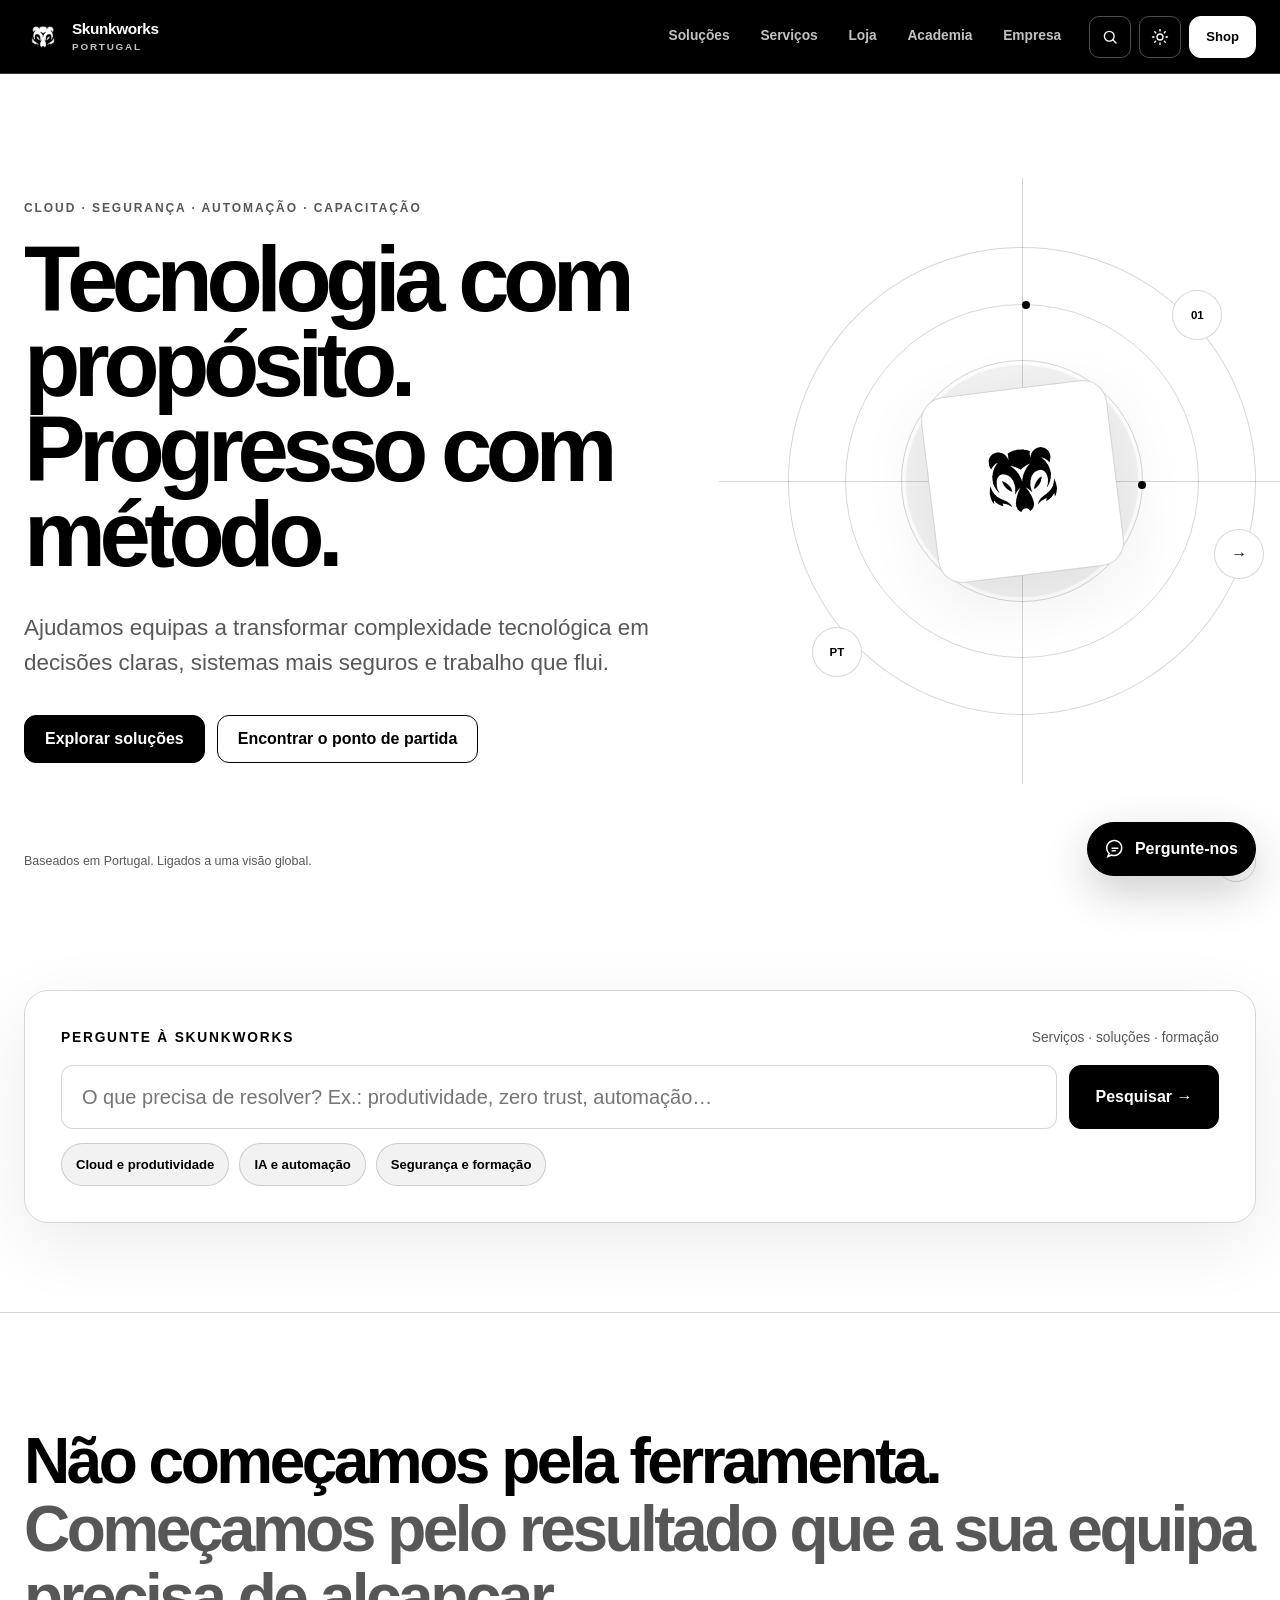
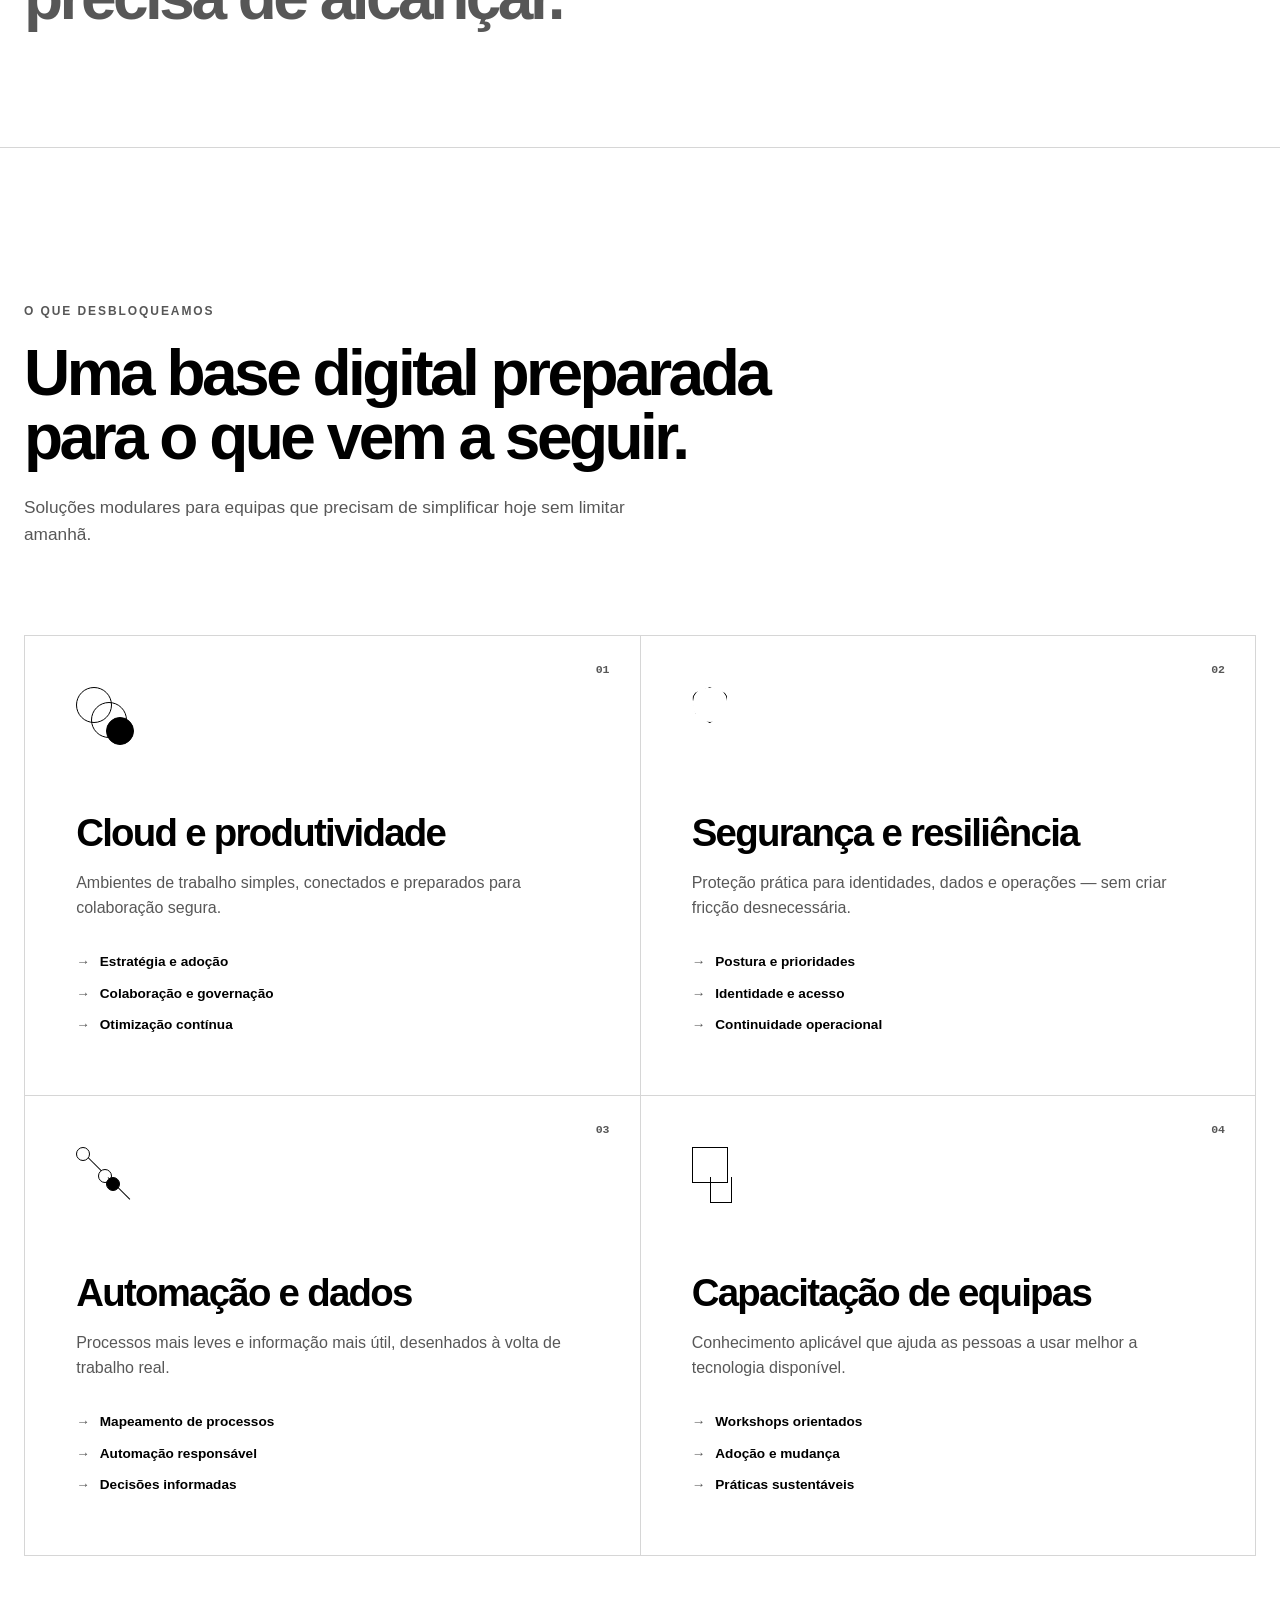
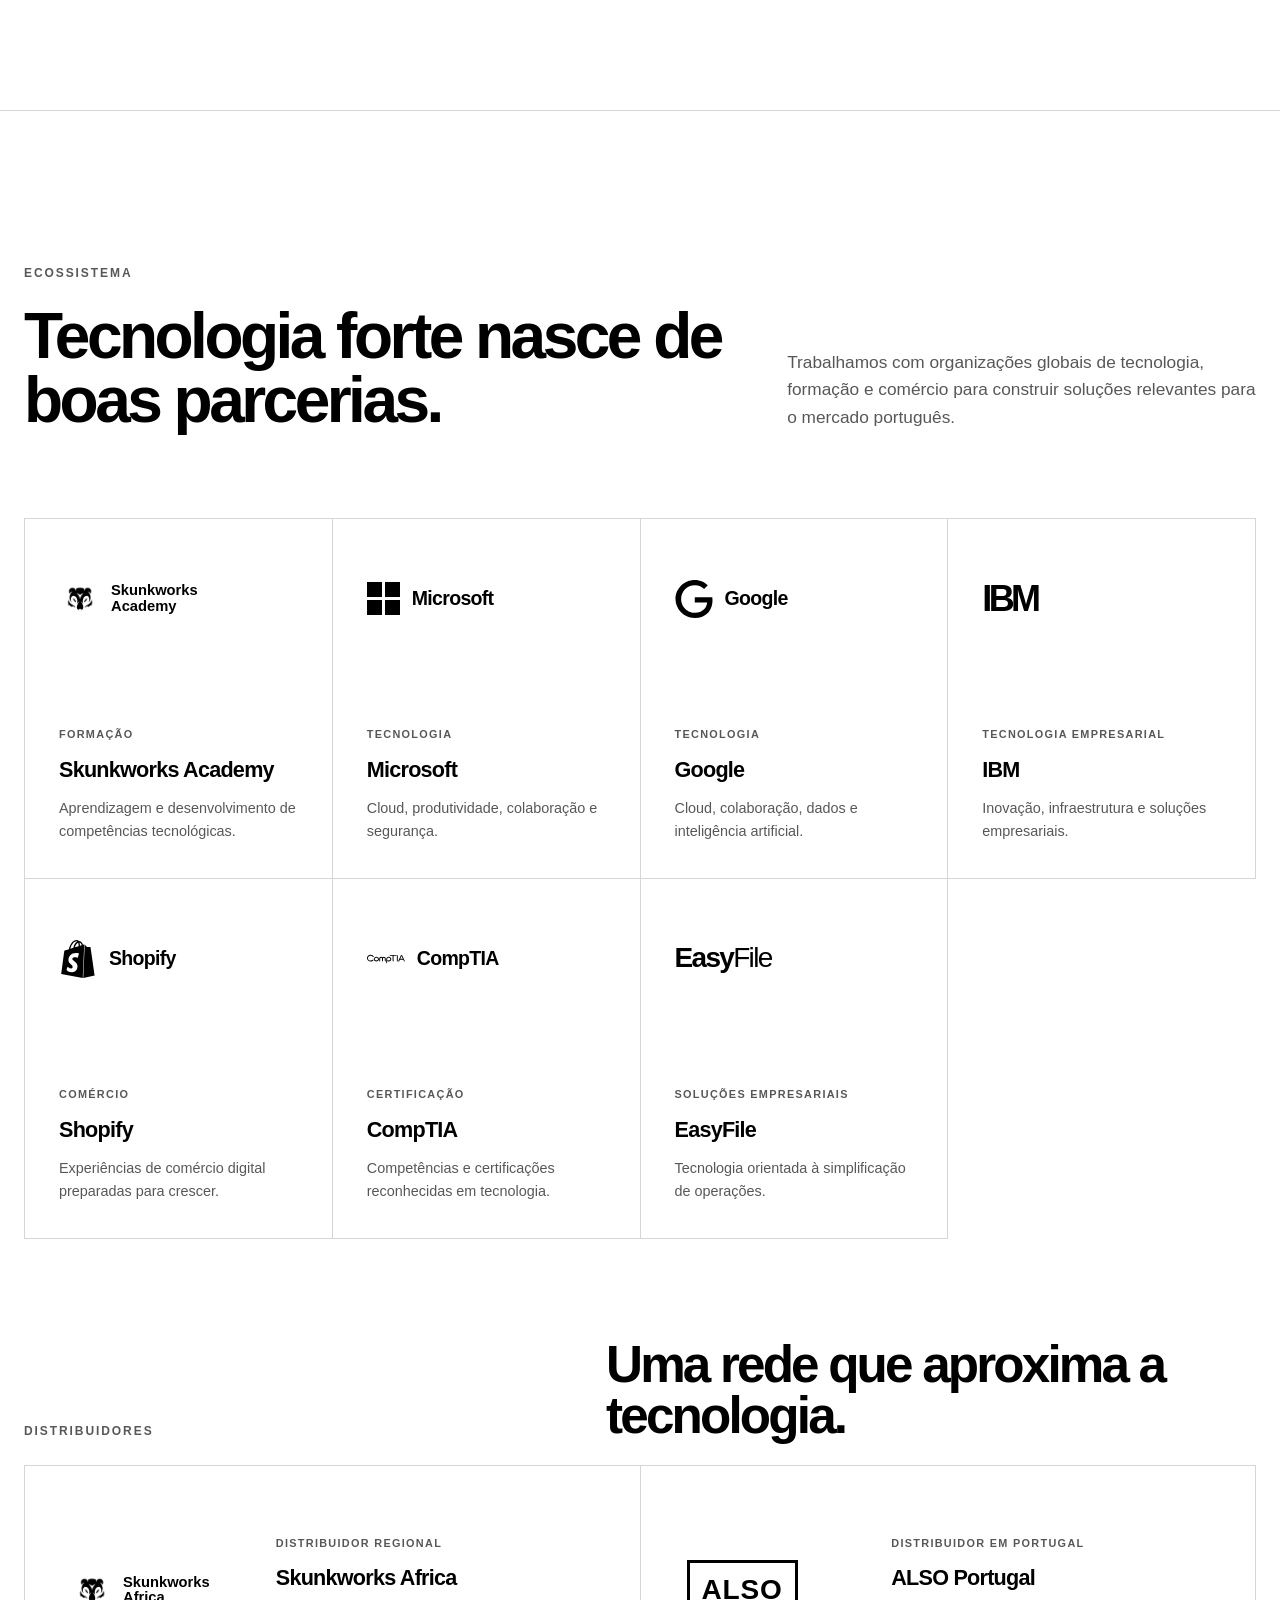
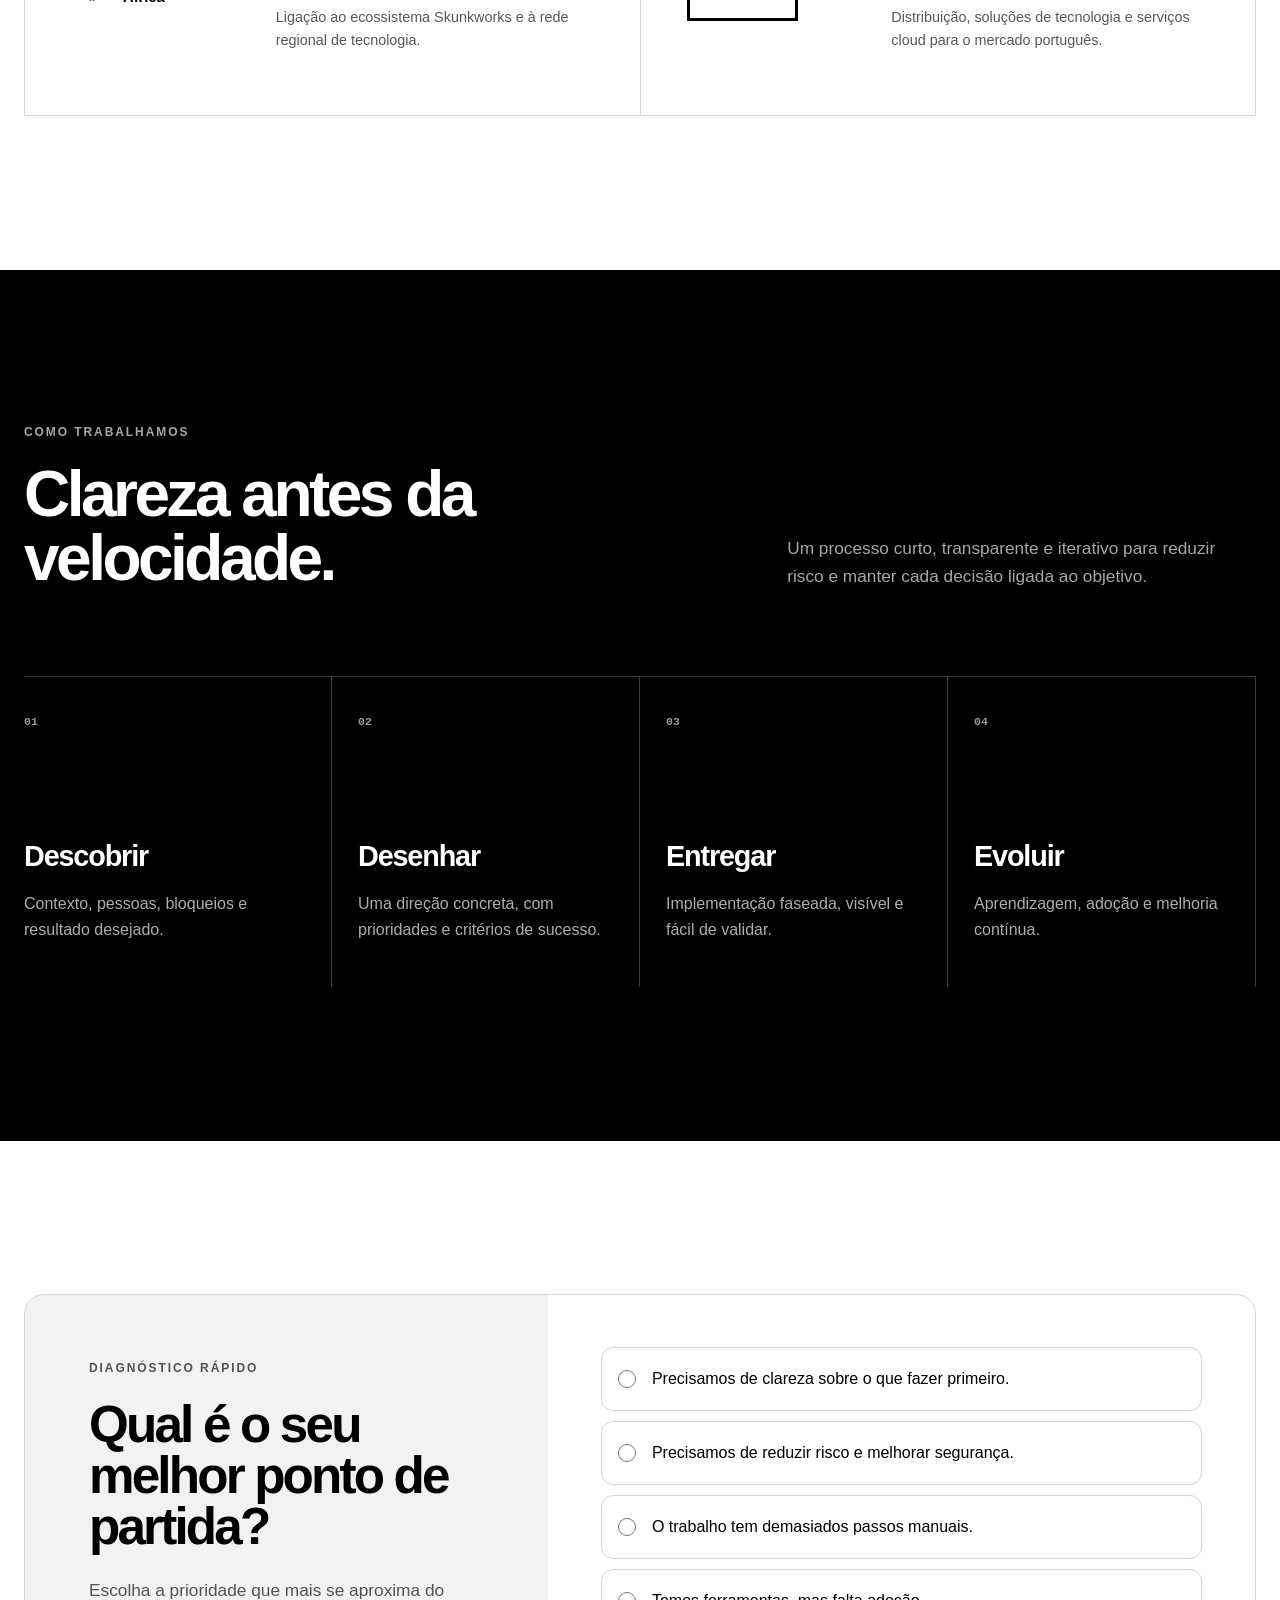
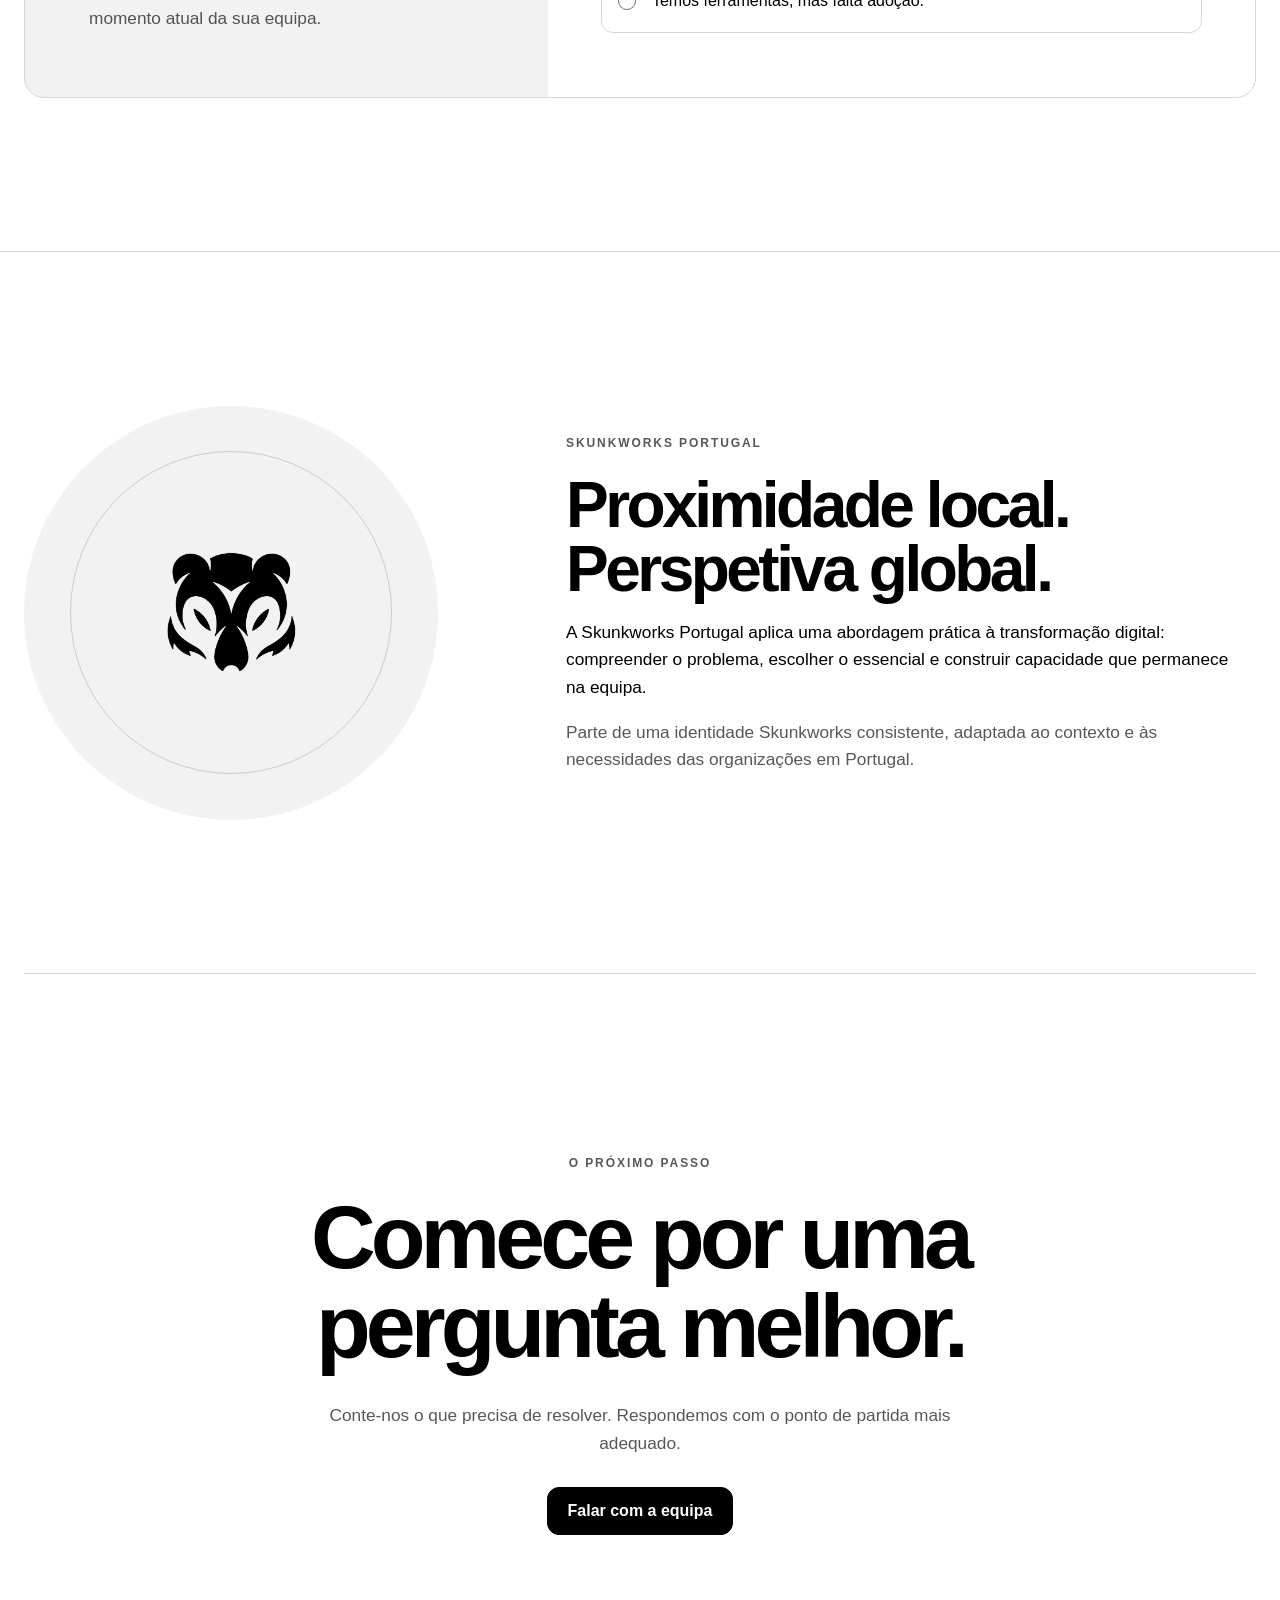
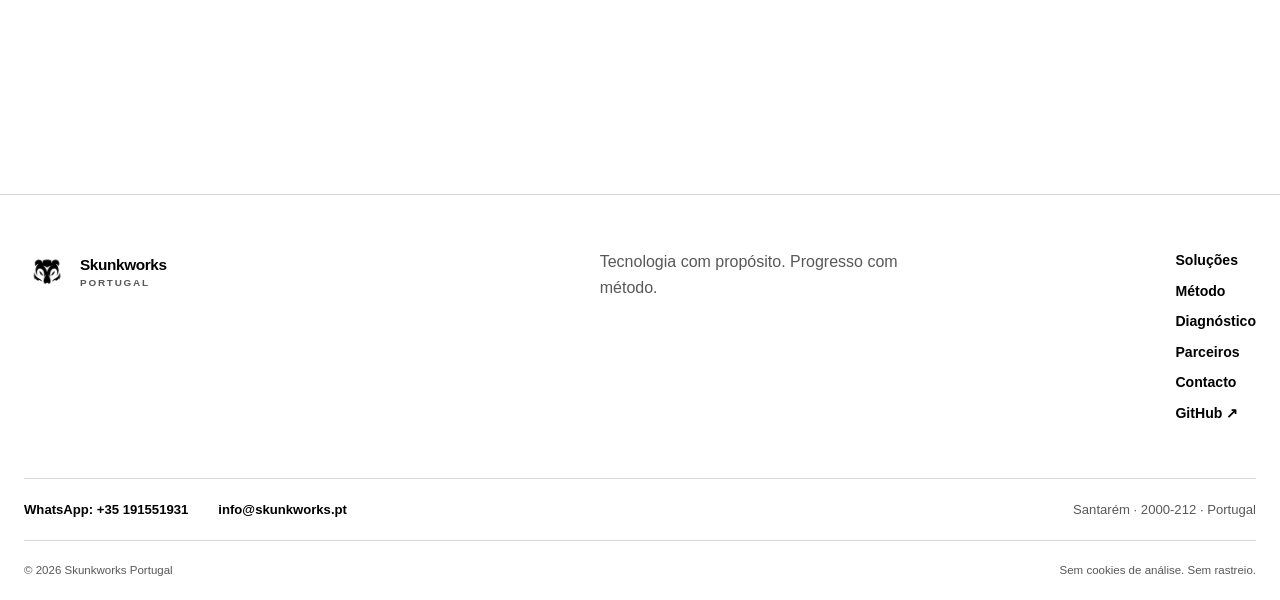
<file: index.html>
<!doctype html>
<html lang="pt-PT">
  <head>
    <meta charset="utf-8">
    <meta name="viewport" content="width=device-width, initial-scale=1">
    <meta name="color-scheme" content="light dark">
    <meta name="theme-color" media="(prefers-color-scheme: light)" content="#ffffff">
    <meta name="theme-color" media="(prefers-color-scheme: dark)" content="#000000">
    <meta name="description" content="Skunkworks Portugal — tecnologia, cloud, segurança, automação e capacitação para equipas que querem avançar.">
    <meta property="og:title" content="Skunkworks Portugal">
    <meta property="og:description" content="Tecnologia com propósito. Progresso com método.">
    <meta property="og:type" content="website">
    <title>Skunkworks Portugal — Tecnologia com propósito</title>
    <link rel="icon" type="image/png" href="assets/logo-black.png">
    <link rel="stylesheet" href="tokens.css">
    <link rel="stylesheet" href="styles.css">
    <script src="site.js" defer></script>
    <script src="assistant.js" defer></script>
  <link rel="canonical" href="https://skunkworks-portugal.github.io/www/"><meta property="og:url" content="https://skunkworks-portugal.github.io/www/"><meta property="og:locale" content="pt_PT"><link rel="stylesheet" href="alignment.css"></head>
  <body>
    <a class="skip-link" href="#main" data-pt="Saltar para o conteúdo" data-en="Skip to content">Saltar para o conteúdo</a>

    <header class="site-header" data-header>
      <div class="sw-shell header-inner">
        <a class="brand" href="#top" aria-label="Skunkworks Portugal — início">
          <span class="brand-mark" aria-hidden="true">
            <img class="logo-black" src="assets/logo-black.png" alt="" width="38" height="38">
            <img class="logo-white" src="assets/logo-white.png" alt="" width="38" height="38">
          </span>
          <span class="brand-name"><strong>Skunkworks</strong><small>Portugal</small></span>
        </a>

        <nav class="desktop-nav" aria-label="Navegação principal" data-nav-label>
<a href="#solucoes" data-pt="Soluções" data-en="Solutions">Soluções</a>
<a href="#metodo" data-pt="Serviços" data-en="Services">Serviços</a>
<a href="https://store.skunkworks.pt/" data-pt="Loja" data-en="Store" rel="noopener noreferrer">Loja</a>
<a href="https://www.skunkworksacademy.com/" data-pt="Academia" data-en="Academy" rel="noopener noreferrer">Academia</a>
<a href="#sobre" data-pt="Empresa" data-en="Company">Empresa</a>
</nav>

        <div class="header-actions">
          <a class="icon-button search-link" href="#ask-skunkworks" aria-label="Pesquisar serviços">
            <svg viewBox="0 0 24 24" aria-hidden="true"><circle cx="11" cy="11" r="6.5"/><path d="m16 16 4 4"/></svg>
          </a>
          <button class="icon-button theme-toggle" type="button" data-theme-toggle aria-label="Mudar tema">
            <svg class="sun" viewBox="0 0 24 24" aria-hidden="true"><circle cx="12" cy="12" r="4"/><path d="M12 2v2M12 20v2M4.93 4.93l1.42 1.42M17.66 17.66l1.41 1.41M2 12h2M20 12h2M4.93 19.07l1.42-1.42M17.66 6.34l1.41-1.41"/></svg>
            <svg class="moon" viewBox="0 0 24 24" aria-hidden="true"><path d="M20.5 14.2A8.5 8.5 0 0 1 9.8 3.5 8.5 8.5 0 1 0 20.5 14.2Z"/></svg>
          </button>
          <a class="sw-button header-cta" href="https://store.skunkworks.pt/" data-pt="Shop" data-en="Shop">Shop</a>
          <button class="menu-button" type="button" aria-label="Abrir navegação" aria-expanded="false" aria-controls="mobile-menu" data-menu-button>
            <span></span><span></span><span></span>
          </button>
        </div>
      </div>

      <div class="mobile-menu" id="mobile-menu" data-mobile-menu hidden><nav class="sw-shell" aria-label="Navegação móvel"><a href="#solucoes" data-pt="Soluções" data-en="Solutions">Soluções</a><a href="#metodo" data-pt="Serviços" data-en="Services">Serviços</a><a href="https://store.skunkworks.pt/" data-pt="Loja" data-en="Store">Loja</a><a href="https://www.skunkworksacademy.com/" data-pt="Academia" data-en="Academy">Academia</a><a href="#sobre" data-pt="Empresa" data-en="Company">Empresa</a><a href="contacto.html" data-pt="Contacto" data-en="Contact">Contacto</a></nav></div>
    </header>

    <main id="main">
      <section class="hero sw-shell" id="top" aria-labelledby="hero-title">
        <div class="hero-copy">
          <p class="eyebrow reveal" data-pt="Cloud · Segurança · Automação · Capacitação" data-en="Cloud · Security · Automation · Enablement">Cloud · Segurança · Automação · Capacitação</p>
          <h1 id="hero-title" class="reveal" data-pt="Tecnologia com propósito. Progresso com método." data-en="Technology with purpose. Progress with a plan.">Tecnologia com propósito.<br>Progresso com método.</h1>
          <p class="hero-lede reveal" data-pt="Ajudamos equipas a transformar complexidade tecnológica em decisões claras, sistemas mais seguros e trabalho que flui." data-en="We help teams turn technology complexity into clear decisions, safer systems and work that flows.">Ajudamos equipas a transformar complexidade tecnológica em decisões claras, sistemas mais seguros e trabalho que flui.</p>
          <div class="hero-actions reveal">
            <a class="sw-button" href="#solucoes" data-pt="Explorar soluções" data-en="Explore solutions">Explorar soluções</a>
            <a class="sw-button sw-button--secondary" href="#diagnostico" data-pt="Encontrar o ponto de partida" data-en="Find your starting point">Encontrar o ponto de partida</a>
          </div>
        </div>

        <div class="hero-visual reveal" aria-hidden="true">
          <div class="orbit orbit-one"></div>
          <div class="orbit orbit-two"></div>
          <div class="hero-emblem">
            <img class="logo-black" src="assets/logo-black.png" alt="" width="180" height="180">
            <img class="logo-white" src="assets/logo-white.png" alt="" width="180" height="180">
          </div>
          <span class="signal signal-one">01</span>
          <span class="signal signal-two">PT</span>
          <span class="signal signal-three">→</span>
        </div>

        <div class="hero-foot reveal">
          <p data-pt="Baseados em Portugal. Ligados a uma visão global." data-en="Based in Portugal. Connected to a global vision.">Baseados em Portugal. Ligados a uma visão global.</p>
          <a href="#solucoes" class="scroll-cue" aria-label="Descer para soluções">↓</a>
        </div>
      </section>

      <section class="ask-section sw-shell reveal" id="ask-skunkworks" aria-labelledby="ask-title">
        <div class="ask-panel">
          <div class="ask-heading">
            <h2 id="ask-title">Pergunte à Skunkworks</h2>
            <p>Serviços · soluções · formação</p>
          </div>
          <form class="ask-form" data-service-search role="search">
            <label class="visually-hidden" for="service-search">O que precisa de resolver?</label>
            <input id="service-search" name="query" type="search" autocomplete="off" placeholder="O que precisa de resolver? Ex.: produtividade, zero trust, automação…" required>
            <button class="sw-button" type="submit">Pesquisar →</button>
          </form>
          <div class="ask-prompts" aria-label="Pesquisas sugeridas">
            <button type="button" data-search-prompt="Cloud e produtividade">Cloud e produtividade</button>
            <button type="button" data-search-prompt="IA e automação">IA e automação</button>
            <button type="button" data-search-prompt="Segurança e formação">Segurança e formação</button>
          </div>
          <div class="ask-results" data-search-results aria-live="polite" hidden></div>
        </div>
      </section>

      <section class="statement" aria-label="Princípio">
        <div class="sw-shell statement-inner reveal">
          <p data-pt="Não começamos pela ferramenta." data-en="We don't start with the tool.">Não começamos pela ferramenta.</p>
          <p class="muted" data-pt="Começamos pelo resultado que a sua equipa precisa de alcançar." data-en="We start with the outcome your team needs to achieve.">Começamos pelo resultado que a sua equipa precisa de alcançar.</p>
        </div>
      </section>

      <section class="section sw-shell" id="solucoes" aria-labelledby="solutions-title">
        <div class="section-heading reveal">
          <p class="eyebrow" data-pt="O que desbloqueamos" data-en="What we unlock">O que desbloqueamos</p>
          <h2 id="solutions-title" data-pt="Uma base digital preparada para o que vem a seguir." data-en="A digital foundation ready for what comes next.">Uma base digital preparada para o que vem a seguir.</h2>
          <p data-pt="Soluções modulares para equipas que precisam de simplificar hoje sem limitar amanhã." data-en="Modular solutions for teams that need to simplify today without limiting tomorrow.">Soluções modulares para equipas que precisam de simplificar hoje sem limitar amanhã.</p>
        </div>

        <div class="solutions-grid">
          <article class="solution-card reveal">
            <span class="card-index">01</span>
            <div class="card-icon" aria-hidden="true"><span></span><span></span><span></span></div>
            <h3 data-pt="Cloud e produtividade" data-en="Cloud and productivity">Cloud e produtividade</h3>
            <p data-pt="Ambientes de trabalho simples, conectados e preparados para colaboração segura." data-en="Simple, connected workplaces built for secure collaboration.">Ambientes de trabalho simples, conectados e preparados para colaboração segura.</p>
            <ul>
              <li data-pt="Estratégia e adoção" data-en="Strategy and adoption">Estratégia e adoção</li>
              <li data-pt="Colaboração e governação" data-en="Collaboration and governance">Colaboração e governação</li>
              <li data-pt="Otimização contínua" data-en="Continuous optimisation">Otimização contínua</li>
            </ul>
          </article>

          <article class="solution-card reveal">
            <span class="card-index">02</span>
            <div class="card-icon shield-icon" aria-hidden="true"><span></span></div>
            <h3 data-pt="Segurança e resiliência" data-en="Security and resilience">Segurança e resiliência</h3>
            <p data-pt="Proteção prática para identidades, dados e operações — sem criar fricção desnecessária." data-en="Practical protection for identities, data and operations—without needless friction.">Proteção prática para identidades, dados e operações — sem criar fricção desnecessária.</p>
            <ul>
              <li data-pt="Postura e prioridades" data-en="Posture and priorities">Postura e prioridades</li>
              <li data-pt="Identidade e acesso" data-en="Identity and access">Identidade e acesso</li>
              <li data-pt="Continuidade operacional" data-en="Operational continuity">Continuidade operacional</li>
            </ul>
          </article>

          <article class="solution-card reveal">
            <span class="card-index">03</span>
            <div class="card-icon flow-icon" aria-hidden="true"><span></span><span></span><span></span></div>
            <h3 data-pt="Automação e dados" data-en="Automation and data">Automação e dados</h3>
            <p data-pt="Processos mais leves e informação mais útil, desenhados à volta de trabalho real." data-en="Lighter processes and more useful information, designed around real work.">Processos mais leves e informação mais útil, desenhados à volta de trabalho real.</p>
            <ul>
              <li data-pt="Mapeamento de processos" data-en="Process mapping">Mapeamento de processos</li>
              <li data-pt="Automação responsável" data-en="Responsible automation">Automação responsável</li>
              <li data-pt="Decisões informadas" data-en="Informed decisions">Decisões informadas</li>
            </ul>
          </article>

          <article class="solution-card reveal">
            <span class="card-index">04</span>
            <div class="card-icon learn-icon" aria-hidden="true"><span></span><span></span></div>
            <h3 data-pt="Capacitação de equipas" data-en="Team enablement">Capacitação de equipas</h3>
            <p data-pt="Conhecimento aplicável que ajuda as pessoas a usar melhor a tecnologia disponível." data-en="Applicable knowledge that helps people get more from the technology they already have.">Conhecimento aplicável que ajuda as pessoas a usar melhor a tecnologia disponível.</p>
            <ul>
              <li data-pt="Workshops orientados" data-en="Focused workshops">Workshops orientados</li>
              <li data-pt="Adoção e mudança" data-en="Adoption and change">Adoção e mudança</li>
              <li data-pt="Práticas sustentáveis" data-en="Sustainable practices">Práticas sustentáveis</li>
            </ul>
          </article>
        </div>
      </section>

      <section class="partners section" id="parceiros" aria-labelledby="partners-title">
        <div class="sw-shell">
          <div class="section-heading split-heading reveal">
            <div>
              <p class="eyebrow">Ecossistema</p>
              <h2 id="partners-title">Tecnologia forte nasce de boas parcerias.</h2>
            </div>
            <p>Trabalhamos com organizações globais de tecnologia, formação e comércio para construir soluções relevantes para o mercado português.</p>
          </div>

          <div class="partner-grid" aria-label="Parceiros">
            <article class="partner-tile reveal">
              <div class="partner-logo partner-logo--skunkworks" aria-hidden="true">
                <span class="partner-skunk-mark">
                  <img class="logo-black" src="assets/logo-black.png" alt="">
                  <img class="logo-white" src="assets/logo-white.png" alt="">
                </span>
                <span>Skunkworks<br>Academy</span>
              </div>
              <div><small>Formação</small><h3>Skunkworks Academy</h3><p>Aprendizagem e desenvolvimento de competências tecnológicas.</p></div>
            </article>

            <article class="partner-tile reveal">
              <div class="partner-logo" aria-hidden="true"><span class="microsoft-mark"><i></i><i></i><i></i><i></i></span><span class="partner-wordmark">Microsoft</span></div>
              <div><small>Tecnologia</small><h3>Microsoft</h3><p>Cloud, produtividade, colaboração e segurança.</p></div>
            </article>

            <article class="partner-tile reveal">
              <div class="partner-logo" aria-hidden="true"><img src="assets/partners/google.svg" alt=""><span class="partner-wordmark">Google</span></div>
              <div><small>Tecnologia</small><h3>Google</h3><p>Cloud, colaboração, dados e inteligência artificial.</p></div>
            </article>

            <article class="partner-tile reveal">
              <div class="partner-logo" aria-hidden="true"><span class="partner-wordmark partner-wordmark--ibm">IBM</span></div>
              <div><small>Tecnologia empresarial</small><h3>IBM</h3><p>Inovação, infraestrutura e soluções empresariais.</p></div>
            </article>

            <article class="partner-tile reveal">
              <div class="partner-logo" aria-hidden="true"><img src="assets/partners/shopify.svg" alt=""><span class="partner-wordmark">Shopify</span></div>
              <div><small>Comércio</small><h3>Shopify</h3><p>Experiências de comércio digital preparadas para crescer.</p></div>
            </article>

            <article class="partner-tile reveal">
              <div class="partner-logo" aria-hidden="true"><img src="assets/partners/comptia.svg" alt=""><span class="partner-wordmark">CompTIA</span></div>
              <div><small>Certificação</small><h3>CompTIA</h3><p>Competências e certificações reconhecidas em tecnologia.</p></div>
            </article>

            <article class="partner-tile reveal">
              <div class="partner-logo" aria-hidden="true"><span class="partner-wordmark partner-wordmark--easy"><b>Easy</b>File</span></div>
              <div><small>Soluções empresariais</small><h3>EasyFile</h3><p>Tecnologia orientada à simplificação de operações.</p></div>
            </article>
          </div>

          <div class="distributor-heading reveal">
            <p class="eyebrow">Distribuidores</p>
            <h3>Uma rede que aproxima a tecnologia.</h3>
          </div>
          <div class="distributor-grid">
            <article class="distributor-tile reveal">
              <div class="partner-logo partner-logo--skunkworks" aria-hidden="true">
                <span class="partner-skunk-mark">
                  <img class="logo-black" src="assets/logo-black.png" alt="">
                  <img class="logo-white" src="assets/logo-white.png" alt="">
                </span>
                <span>Skunkworks<br>Africa</span>
              </div>
              <div><small>Distribuidor regional</small><h3>Skunkworks Africa</h3><p>Ligação ao ecossistema Skunkworks e à rede regional de tecnologia.</p></div>
            </article>
            <article class="distributor-tile reveal">
              <div class="partner-logo" aria-hidden="true"><span class="partner-wordmark partner-wordmark--also">ALSO</span></div>
              <div><small>Distribuidor em Portugal</small><h3>ALSO Portugal</h3><p>Distribuição, soluções de tecnologia e serviços cloud para o mercado português.</p></div>
            </article>
          </div>
        </div>
      </section>

      <section class="method" id="metodo" aria-labelledby="method-title">
        <div class="sw-shell">
          <div class="section-heading split-heading reveal">
            <div>
              <p class="eyebrow" data-pt="Como trabalhamos" data-en="How we work">Como trabalhamos</p>
              <h2 id="method-title" data-pt="Clareza antes da velocidade." data-en="Clarity before speed.">Clareza antes da velocidade.</h2>
            </div>
            <p data-pt="Um processo curto, transparente e iterativo para reduzir risco e manter cada decisão ligada ao objetivo." data-en="A short, transparent and iterative process that reduces risk and keeps every decision tied to the goal.">Um processo curto, transparente e iterativo para reduzir risco e manter cada decisão ligada ao objetivo.</p>
          </div>

          <ol class="method-steps">
            <li class="reveal"><span>01</span><h3 data-pt="Descobrir" data-en="Discover">Descobrir</h3><p data-pt="Contexto, pessoas, bloqueios e resultado desejado." data-en="Context, people, blockers and the desired outcome.">Contexto, pessoas, bloqueios e resultado desejado.</p></li>
            <li class="reveal"><span>02</span><h3 data-pt="Desenhar" data-en="Design">Desenhar</h3><p data-pt="Uma direção concreta, com prioridades e critérios de sucesso." data-en="A concrete direction, with priorities and success criteria.">Uma direção concreta, com prioridades e critérios de sucesso.</p></li>
            <li class="reveal"><span>03</span><h3 data-pt="Entregar" data-en="Deliver">Entregar</h3><p data-pt="Implementação faseada, visível e fácil de validar." data-en="Phased delivery that is visible and easy to validate.">Implementação faseada, visível e fácil de validar.</p></li>
            <li class="reveal"><span>04</span><h3 data-pt="Evoluir" data-en="Evolve">Evoluir</h3><p data-pt="Aprendizagem, adoção e melhoria contínua." data-en="Learning, adoption and continuous improvement.">Aprendizagem, adoção e melhoria contínua.</p></li>
          </ol>
        </div>
      </section>

      <section class="assessment section sw-shell" id="diagnostico" aria-labelledby="assessment-title">
        <div class="assessment-shell reveal">
          <div class="assessment-intro">
            <p class="eyebrow" data-pt="Diagnóstico rápido" data-en="Quick assessment">Diagnóstico rápido</p>
            <h2 id="assessment-title" data-pt="Qual é o seu melhor ponto de partida?" data-en="What's your best starting point?">Qual é o seu melhor ponto de partida?</h2>
            <p data-pt="Escolha a prioridade que mais se aproxima do momento atual da sua equipa." data-en="Choose the priority that best reflects where your team is today.">Escolha a prioridade que mais se aproxima do momento atual da sua equipa.</p>
          </div>

          <div class="assessment-tool" data-assessment>
            <fieldset>
              <legend class="visually-hidden" data-pt="Escolha uma prioridade" data-en="Choose a priority">Escolha uma prioridade</legend>
              <label><input type="radio" name="priority" value="clarity"><span data-pt="Precisamos de clareza sobre o que fazer primeiro." data-en="We need clarity on what to do first.">Precisamos de clareza sobre o que fazer primeiro.</span></label>
              <label><input type="radio" name="priority" value="security"><span data-pt="Precisamos de reduzir risco e melhorar segurança." data-en="We need to reduce risk and improve security.">Precisamos de reduzir risco e melhorar segurança.</span></label>
              <label><input type="radio" name="priority" value="flow"><span data-pt="O trabalho tem demasiados passos manuais." data-en="Our work has too many manual steps.">O trabalho tem demasiados passos manuais.</span></label>
              <label><input type="radio" name="priority" value="adoption"><span data-pt="Temos ferramentas, mas falta adoção." data-en="We have the tools, but adoption is lagging.">Temos ferramentas, mas falta adoção.</span></label>
            </fieldset>

            <div class="assessment-result" data-assessment-result aria-live="polite" hidden>
              <p class="result-label" data-pt="Ponto de partida sugerido" data-en="Suggested starting point">Ponto de partida sugerido</p>
              <h3 data-result-title></h3>
              <p data-result-copy></p>
              <button class="sw-button" type="button" data-copy-result data-pt="Copiar resumo" data-en="Copy summary">Copiar resumo</button>
              <span class="copy-status" data-copy-status role="status"></span>
            </div>
          </div>
        </div>
      </section>

      <section class="about" id="sobre" aria-labelledby="about-title">
        <div class="sw-shell about-grid">
          <div class="about-mark reveal" aria-hidden="true">
            <img class="logo-black" src="assets/logo-black.png" alt="" width="300" height="300">
            <img class="logo-white" src="assets/logo-white.png" alt="" width="300" height="300">
          </div>
          <div class="about-copy reveal">
            <p class="eyebrow" data-pt="Skunkworks Portugal" data-en="Skunkworks Portugal">Skunkworks Portugal</p>
            <h2 id="about-title" data-pt="Proximidade local. Perspetiva global." data-en="Local proximity. Global perspective.">Proximidade local. Perspetiva global.</h2>
            <p data-pt="A Skunkworks Portugal aplica uma abordagem prática à transformação digital: compreender o problema, escolher o essencial e construir capacidade que permanece na equipa." data-en="Skunkworks Portugal takes a practical approach to digital transformation: understand the problem, choose what matters and build capability that stays with the team.">A Skunkworks Portugal aplica uma abordagem prática à transformação digital: compreender o problema, escolher o essencial e construir capacidade que permanece na equipa.</p>
            <p class="muted" data-pt="Parte de uma identidade Skunkworks consistente, adaptada ao contexto e às necessidades das organizações em Portugal." data-en="Part of a consistent Skunkworks identity, adapted to the context and needs of organisations in Portugal.">Parte de uma identidade Skunkworks consistente, adaptada ao contexto e às necessidades das organizações em Portugal.</p>
          </div>
        </div>
      </section>

      <section class="final-cta sw-shell reveal" aria-labelledby="cta-title">
        <p class="eyebrow" data-pt="O próximo passo" data-en="The next step">O próximo passo</p>
        <h2 id="cta-title" data-pt="Comece por uma pergunta melhor." data-en="Start with a better question.">Comece por uma pergunta melhor.</h2>
        <p>Conte-nos o que precisa de resolver. Respondemos com o ponto de partida mais adequado.</p>
        <a class="sw-button" href="contacto.html">Falar com a equipa</a>
      </section>
    </main>

    <footer class="site-footer">
      <div class="sw-shell footer-main">
        <a class="brand footer-brand" href="#top" aria-label="Skunkworks Portugal — início">
          <span class="brand-mark" aria-hidden="true">
            <img class="logo-black" src="assets/logo-black.png" alt="" width="46" height="46">
            <img class="logo-white" src="assets/logo-white.png" alt="" width="46" height="46">
          </span>
          <span class="brand-name"><strong>Skunkworks</strong><small>Portugal</small></span>
        </a>
        <p data-pt="Tecnologia com propósito. Progresso com método." data-en="Technology with purpose. Progress with a plan.">Tecnologia com propósito. Progresso com método.</p>
        <nav aria-label="Rodapé">
          <a href="#solucoes" data-pt="Soluções" data-en="Solutions">Soluções</a>
          <a href="#metodo" data-pt="Método" data-en="Approach">Método</a>
          <a href="#diagnostico" data-pt="Diagnóstico" data-en="Assessment">Diagnóstico</a>
          <a href="#parceiros">Parceiros</a>
          <a href="contacto.html">Contacto</a>
          <a href="https://github.com/skunkworks-portugal/www" rel="noopener">GitHub ↗</a>
        </nav>
      </div>
      <div class="sw-shell footer-contact">
        <a href="https://wa.me/35191551931" rel="noopener">WhatsApp: +35 191551931</a>
        <a href="mailto:info@skunkworks.pt">info@skunkworks.pt</a>
        <address>Santarém · 2000-212 · Portugal</address>
      </div>
      <div class="sw-shell footer-legal">
        <p>© <span data-year></span> Skunkworks Portugal</p>
        <p data-pt="Sem cookies de análise. Sem rastreio." data-en="No analytics cookies. No tracking.">Sem cookies de análise. Sem rastreio.</p>
      </div>
    </footer>
  </body>
</html>
</file>
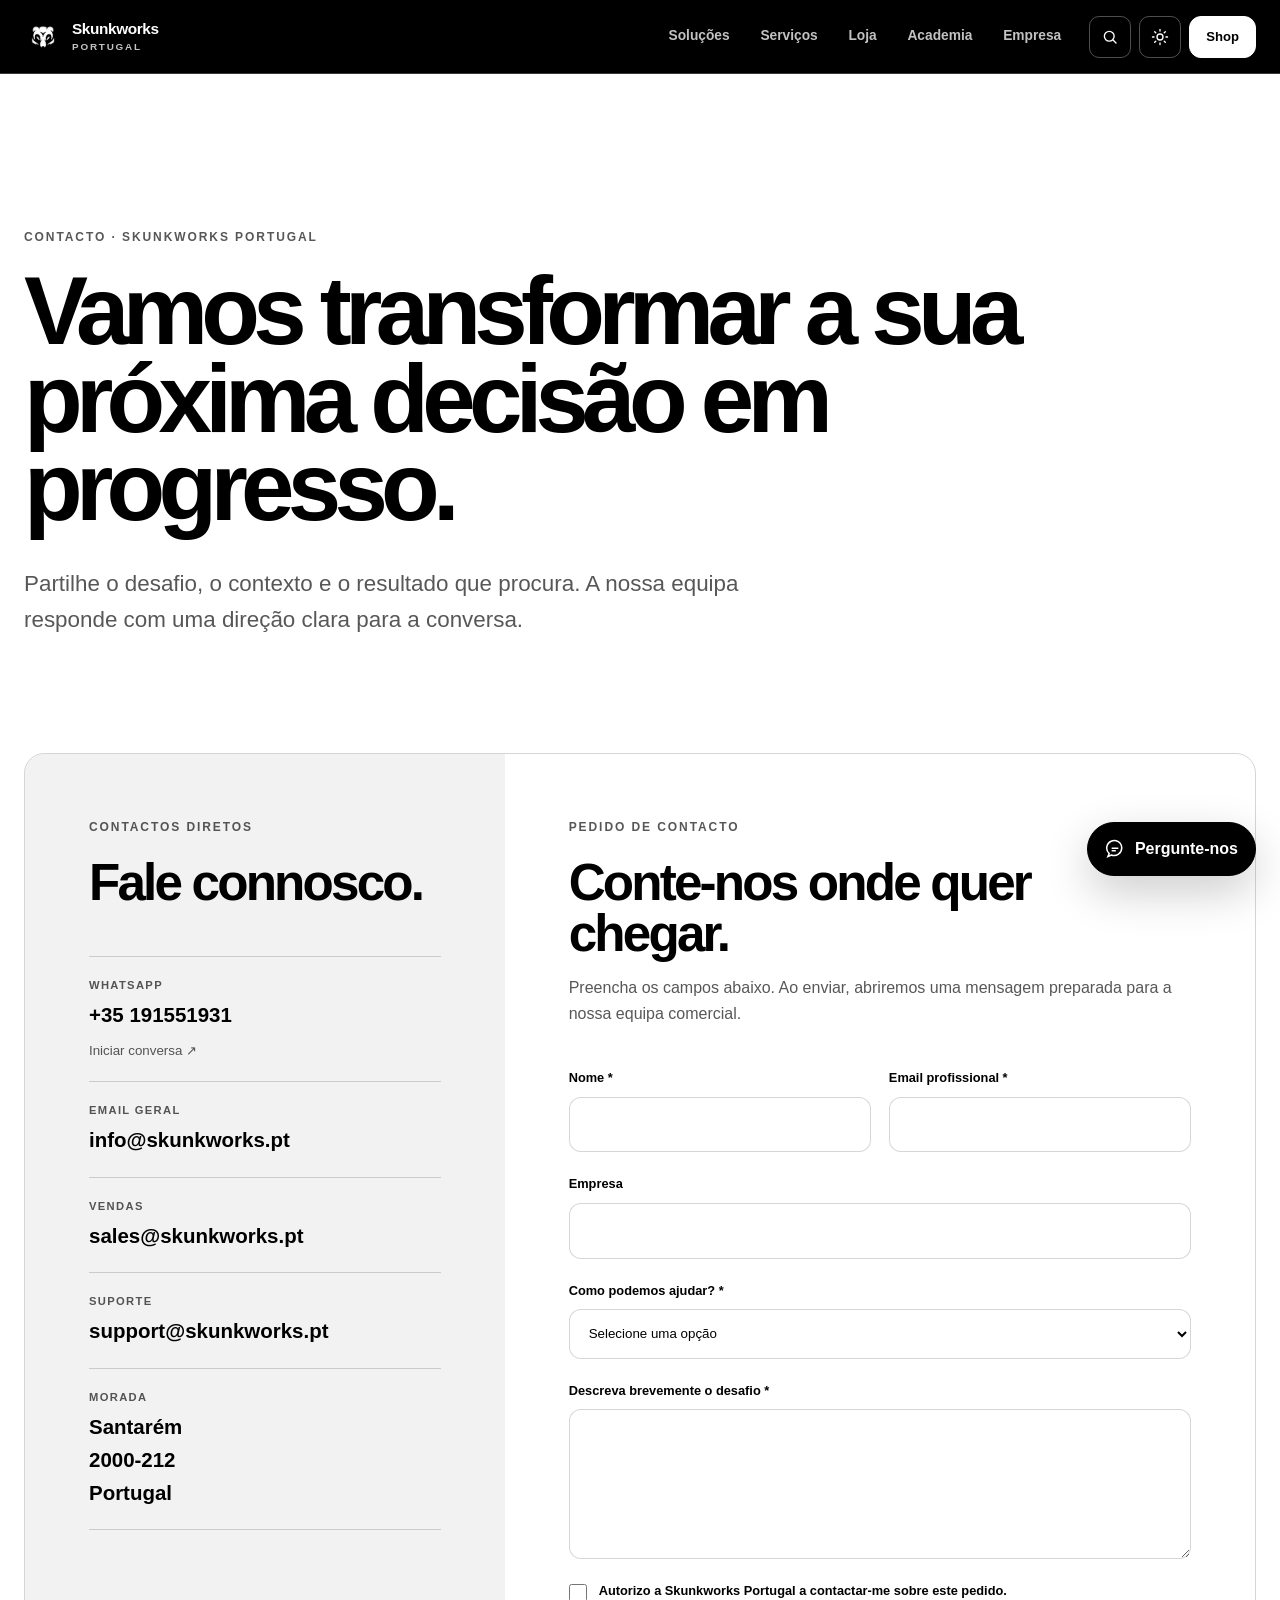
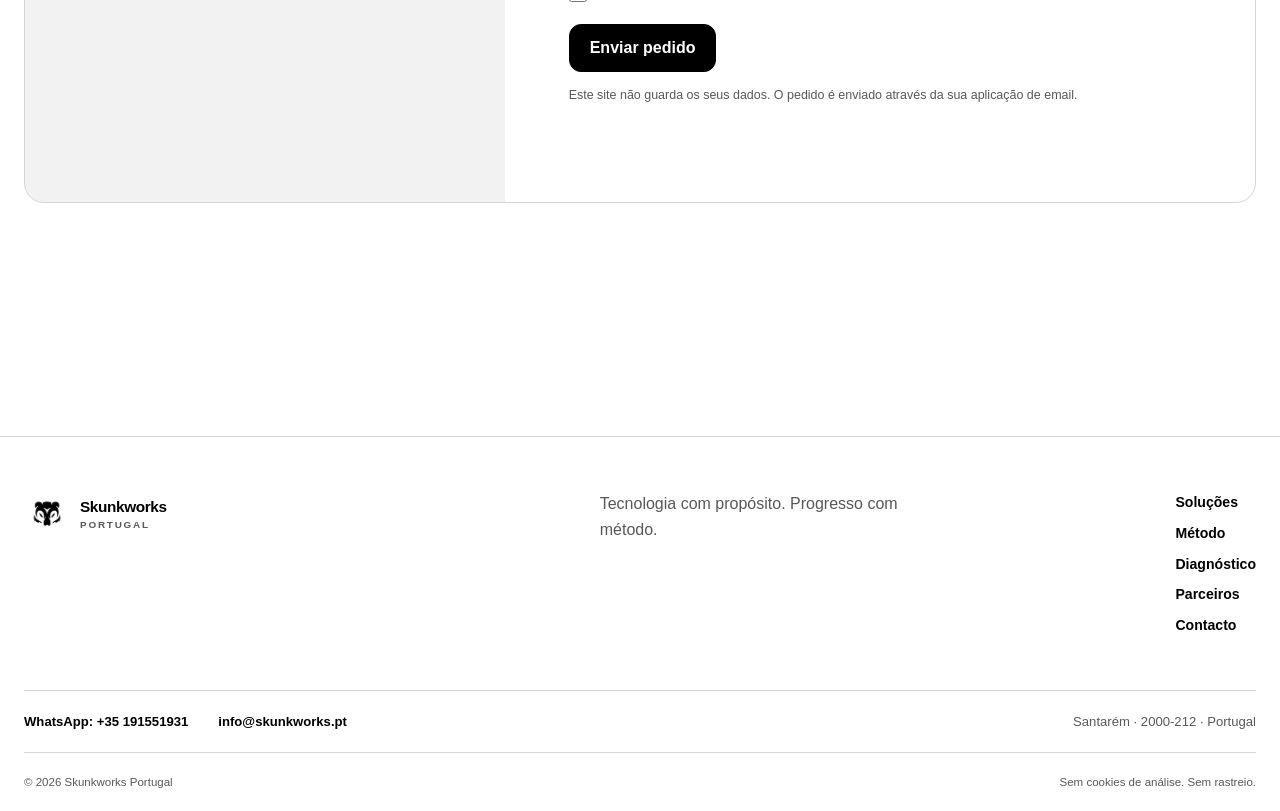
<file: contacto.html>
<!doctype html>
<html lang="pt-PT">
  <head>
    <meta charset="utf-8">
    <meta name="viewport" content="width=device-width, initial-scale=1">
    <meta name="color-scheme" content="light dark">
    <meta name="theme-color" media="(prefers-color-scheme: light)" content="#ffffff">
    <meta name="theme-color" media="(prefers-color-scheme: dark)" content="#000000">
    <meta name="description" content="Contacte a Skunkworks Portugal em Santarém. Fale connosco sobre cloud, segurança, automação e capacitação.">
    <title>Contacto — Skunkworks Portugal</title>
    <link rel="icon" type="image/png" href="assets/logo-black.png">
    <link rel="stylesheet" href="tokens.css">
    <link rel="stylesheet" href="styles.css">
    <script src="site.js" defer></script>
    <script src="assistant.js" defer></script>
  <link rel="canonical" href="https://skunkworks-portugal.github.io/www/contacto.html"><link rel="stylesheet" href="alignment.css"></head>
  <body class="contact-page">
    <a class="skip-link" href="#main">Saltar para o conteúdo</a>

    <header class="site-header" data-header>
      <div class="sw-shell header-inner">
        <a class="brand" href="index.html" aria-label="Skunkworks Portugal — início">
          <span class="brand-mark" aria-hidden="true">
            <img class="logo-black" src="assets/logo-black.png" alt="" width="38" height="38">
            <img class="logo-white" src="assets/logo-white.png" alt="" width="38" height="38">
          </span>
          <span class="brand-name"><strong>Skunkworks</strong><small>Portugal</small></span>
        </a>

        <nav class="desktop-nav" aria-label="Navegação principal" data-nav-label><a href="index.html#solucoes">Soluções</a><a href="index.html#metodo">Serviços</a><a href="https://store.skunkworks.pt/">Loja</a><a href="https://www.skunkworksacademy.com/">Academia</a><a href="index.html#sobre">Empresa</a></nav>

        <div class="header-actions">
          <a class="icon-button search-link" href="index.html#ask-skunkworks" aria-label="Pesquisar serviços">
            <svg viewBox="0 0 24 24" aria-hidden="true"><circle cx="11" cy="11" r="6.5"/><path d="m16 16 4 4"/></svg>
          </a>
          <button class="icon-button theme-toggle" type="button" data-theme-toggle aria-label="Mudar tema">
            <svg class="sun" viewBox="0 0 24 24" aria-hidden="true"><circle cx="12" cy="12" r="4"/><path d="M12 2v2M12 20v2M4.93 4.93l1.42 1.42M17.66 17.66l1.41 1.41M2 12h2M20 12h2M4.93 19.07l1.42-1.42M17.66 6.34l1.41-1.41"/></svg>
            <svg class="moon" viewBox="0 0 24 24" aria-hidden="true"><path d="M20.5 14.2A8.5 8.5 0 0 1 9.8 3.5 8.5 8.5 0 1 0 20.5 14.2Z"/></svg>
          </button>
          <a class="sw-button header-cta" href="https://store.skunkworks.pt">Shop</a>
          <button class="menu-button" type="button" aria-label="Abrir navegação" aria-expanded="false" aria-controls="mobile-menu" data-menu-button>
            <span></span><span></span><span></span>
          </button>
        </div>
      </div>

      <div class="mobile-menu" id="mobile-menu" data-mobile-menu hidden><nav class="sw-shell" aria-label="Navegação móvel"><a href="index.html#solucoes">Soluções</a><a href="index.html#metodo">Serviços</a><a href="https://store.skunkworks.pt/">Loja</a><a href="https://www.skunkworksacademy.com/">Academia</a><a href="index.html#sobre">Empresa</a><a href="contacto.html">Contacto</a></nav></div>
    </header>

    <main id="main">
      <section class="contact-hero sw-shell">
        <p class="eyebrow reveal">Contacto · Skunkworks Portugal</p>
        <h1 class="reveal">Vamos transformar a sua próxima decisão em progresso.</h1>
        <p class="contact-lede reveal">Partilhe o desafio, o contexto e o resultado que procura. A nossa equipa responde com uma direção clara para a conversa.</p>
      </section>

      <section class="contact-section sw-shell" aria-labelledby="lead-form-title">
        <div class="contact-layout">
          <aside class="contact-details reveal" aria-label="Dados de contacto">
            <p class="eyebrow">Contactos diretos</p>
            <h2>Fale connosco.</h2>

            <div class="contact-list">
              <a class="contact-card" href="https://wa.me/35191551931" rel="noopener">
                <span>WhatsApp</span>
                <strong>+35 191551931</strong>
                <small>Iniciar conversa ↗</small>
              </a>

              <div class="contact-card">
                <span>Email geral</span>
                <a href="mailto:info@skunkworks.pt"><strong>info@skunkworks.pt</strong></a>
              </div>

              <div class="contact-card">
                <span>Vendas</span>
                <a href="mailto:sales@skunkworks.pt"><strong>sales@skunkworks.pt</strong></a>
              </div>

              <div class="contact-card">
                <span>Suporte</span>
                <a href="mailto:support@skunkworks.pt"><strong>support@skunkworks.pt</strong></a>
              </div>

              <address class="contact-card">
                <span>Morada</span>
                <strong>Santarém<br>2000-212<br>Portugal</strong>
              </address>
            </div>
          </aside>

          <div class="lead-panel reveal">
            <p class="eyebrow">Pedido de contacto</p>
            <h2 id="lead-form-title">Conte-nos onde quer chegar.</h2>
            <p>Preencha os campos abaixo. Ao enviar, abriremos uma mensagem preparada para a nossa equipa comercial.</p>

            <form class="lead-form" data-lead-form>
              <div class="field-grid">
                <label>
                  <span>Nome *</span>
                  <input type="text" name="name" autocomplete="name" required>
                </label>
                <label>
                  <span>Email profissional *</span>
                  <input type="email" name="email" autocomplete="email" required>
                </label>
              </div>

              <label>
                <span>Empresa</span>
                <input type="text" name="company" autocomplete="organization">
              </label>

              <label>
                <span>Como podemos ajudar? *</span>
                <select name="interest" required>
                  <option value="">Selecione uma opção</option>
                  <option>Cloud e produtividade</option>
                  <option>Segurança e resiliência</option>
                  <option>Automação e dados</option>
                  <option>Capacitação de equipas</option>
                  <option>Outro desafio</option>
                </select>
              </label>

              <label>
                <span>Descreva brevemente o desafio *</span>
                <textarea name="message" rows="6" required></textarea>
              </label>

              <label class="consent-field">
                <input type="checkbox" name="consent" required>
                <span>Autorizo a Skunkworks Portugal a contactar-me sobre este pedido.</span>
              </label>

              <button class="sw-button" type="submit">Enviar pedido</button>
              <p class="form-note">Este site não guarda os seus dados. O pedido é enviado através da sua aplicação de email.</p>
              <p class="form-status" data-form-status role="status" aria-live="polite"></p>
            </form>
          </div>
        </div>
      </section>
    </main>

    <footer class="site-footer">
      <div class="sw-shell footer-main">
        <a class="brand footer-brand" href="index.html" aria-label="Skunkworks Portugal — início">
          <span class="brand-mark" aria-hidden="true">
            <img class="logo-black" src="assets/logo-black.png" alt="" width="46" height="46">
            <img class="logo-white" src="assets/logo-white.png" alt="" width="46" height="46">
          </span>
          <span class="brand-name"><strong>Skunkworks</strong><small>Portugal</small></span>
        </a>
        <p>Tecnologia com propósito. Progresso com método.</p>
        <nav aria-label="Rodapé">
          <a href="index.html#solucoes">Soluções</a>
          <a href="index.html#metodo">Método</a>
          <a href="index.html#diagnostico">Diagnóstico</a>
          <a href="index.html#parceiros">Parceiros</a>
          <a href="contacto.html">Contacto</a>
        </nav>
      </div>
      <div class="sw-shell footer-contact">
        <a href="https://wa.me/35191551931" rel="noopener">WhatsApp: +35 191551931</a>
        <a href="mailto:info@skunkworks.pt">info@skunkworks.pt</a>
        <address>Santarém · 2000-212 · Portugal</address>
      </div>
      <div class="sw-shell footer-legal">
        <p>© <span data-year></span> Skunkworks Portugal</p>
        <p>Sem cookies de análise. Sem rastreio.</p>
      </div>
    </footer>
  </body>
</html>
</file>
<file: tokens.css>
:root{color-scheme:light dark;--sw-bg:#fff;--sw-fg:#000;--sw-muted:rgb(0 0 0 / .66);--sw-line:rgb(0 0 0 / .16);--sw-soft:rgb(0 0 0 / .05);--sw-strong:rgb(0 0 0 / .34);--sw-shadow:0 20px 70px rgb(0 0 0 / .08);--sw-radius:20px;--sw-radius-sm:12px;--sw-shell:1240px;--sw-header:74px;--sw-font:Inter,'Segoe UI',Roboto,Helvetica,Arial,sans-serif;--sw-ease:cubic-bezier(.2,.8,.2,1)}@media(prefers-color-scheme:dark){:root{--sw-bg:#000;--sw-fg:#fff;--sw-muted:rgb(255 255 255 / .72);--sw-line:rgb(255 255 255 / .18);--sw-soft:rgb(255 255 255 / .07);--sw-strong:rgb(255 255 255 / .38);--sw-shadow:0 20px 70px rgb(255 255 255 / .04)}}html[data-theme=light]{--sw-bg:#fff;--sw-fg:#000;--sw-muted:rgb(0 0 0 / .66);--sw-line:rgb(0 0 0 / .16);--sw-soft:rgb(0 0 0 / .05);--sw-strong:rgb(0 0 0 / .34)}html[data-theme=dark]{--sw-bg:#000;--sw-fg:#fff;--sw-muted:rgb(255 255 255 / .72);--sw-line:rgb(255 255 255 / .18);--sw-soft:rgb(255 255 255 / .07);--sw-strong:rgb(255 255 255 / .38)}.sw-shell{width:min(calc(100% - 48px),var(--sw-shell));margin-inline:auto}.sw-button{display:inline-flex;align-items:center;justify-content:center;min-height:48px;padding:12px 20px;border:1px solid var(--sw-fg);border-radius:var(--sw-radius-sm);background:var(--sw-fg);color:var(--sw-bg);font:800 1rem var(--sw-font);text-decoration:none}.sw-button--secondary{background:var(--sw-bg);color:var(--sw-fg)}:focus-visible{outline:3px solid var(--sw-fg);outline-offset:3px}@media(max-width:620px){.sw-shell{width:min(calc(100% - 32px),var(--sw-shell))}}@media(prefers-reduced-motion:reduce){*,*::before,*::after{scroll-behavior:auto!important;animation-duration:.01ms!important;transition-duration:.01ms!important}}
</file>
<file: styles.css>
* { box-sizing: border-box; }

html { scroll-behavior: smooth; }

body {
  margin: 0;
  overflow-x: hidden;
  background: var(--sw-bg);
  color: var(--sw-fg);
  font: 16px/1.6 var(--sw-font);
  text-rendering: optimizeLegibility;
  transition: background-color 240ms var(--sw-ease), color 240ms var(--sw-ease);
}

body.menu-open { overflow: hidden; }

a { color: inherit; }
button, input { font: inherit; }
img { display: block; max-width: 100%; }

.skip-link {
  position: fixed;
  z-index: 100;
  top: 12px;
  left: 12px;
  padding: 10px 14px;
  border: 1px solid var(--sw-fg);
  border-radius: 8px;
  background: var(--sw-bg);
  transform: translateY(-150%);
}

.skip-link:focus { transform: translateY(0); }

.visually-hidden {
  position: absolute !important;
  width: 1px !important;
  height: 1px !important;
  padding: 0 !important;
  margin: -1px !important;
  overflow: hidden !important;
  clip: rect(0, 0, 0, 0) !important;
  white-space: nowrap !important;
  border: 0 !important;
}

.muted { color: var(--sw-muted); }

.eyebrow {
  margin: 0 0 20px;
  color: var(--sw-muted);
  font-size: 0.75rem;
  font-weight: 800;
  letter-spacing: 0.16em;
  text-transform: uppercase;
}

.site-header {
  position: fixed;
  z-index: 50;
  inset: 0 0 auto;
  height: var(--sw-header);
  border-bottom: 1px solid transparent;
  background: color-mix(in srgb, var(--sw-bg) 88%, transparent);
  backdrop-filter: blur(18px);
  transition: border-color 180ms ease;
}

.site-header.scrolled { border-color: var(--sw-line); }

.header-inner {
  display: flex;
  align-items: center;
  justify-content: space-between;
  height: 100%;
  gap: 28px;
}

.brand {
  display: inline-flex;
  align-items: center;
  gap: 10px;
  color: inherit;
  text-decoration: none;
}

.brand-mark {
  position: relative;
  display: block;
  width: 38px;
  height: 38px;
  flex: 0 0 auto;
}

.brand-mark img { position: absolute; inset: 0; width: 100%; height: 100%; object-fit: contain; }
.logo-white { display: none; }

@media (prefers-color-scheme: dark) {
  :root:not([data-theme="light"]) .logo-black { display: none; }
  :root:not([data-theme="light"]) .logo-white { display: block; }
}

html[data-theme="dark"] .logo-black { display: none; }
html[data-theme="dark"] .logo-white { display: block; }
html[data-theme="light"] .logo-black { display: block; }
html[data-theme="light"] .logo-white { display: none; }

.brand-name { display: grid; line-height: 1; }
.brand-name strong { font-size: 0.96rem; letter-spacing: -0.025em; }
.brand-name small { margin-top: 5px; color: var(--sw-muted); font-size: 0.62rem; font-weight: 700; letter-spacing: 0.18em; text-transform: uppercase; }

.desktop-nav { display: flex; align-items: center; gap: clamp(20px, 2.4vw, 36px); margin-left: auto; }
.desktop-nav a { position: relative; font-size: 0.86rem; font-weight: 700; text-decoration: none; }
.desktop-nav a::after { content: ""; position: absolute; left: 0; right: 100%; bottom: -5px; height: 1px; background: currentColor; transition: right 200ms var(--sw-ease); }
.desktop-nav a:hover::after { right: 0; }

.header-actions { display: flex; align-items: center; gap: 8px; }
.header-cta { min-height: 42px; padding: 8px 16px; font-size: 0.82rem; }

.icon-button, .menu-button {
  display: inline-flex;
  align-items: center;
  justify-content: center;
  width: 42px;
  height: 42px;
  border: 1px solid var(--sw-line);
  border-radius: 10px;
  background: transparent;
  color: inherit;
  cursor: pointer;
}

.search-link { text-decoration: none; }
.search-link svg { width: 18px; height: 18px; fill: none; stroke: currentColor; stroke-width: 1.8; stroke-linecap: round; }

.theme-toggle svg { width: 18px; height: 18px; fill: none; stroke: currentColor; stroke-width: 1.8; stroke-linecap: round; stroke-linejoin: round; }
.theme-toggle .moon { display: none; }

@media (prefers-color-scheme: dark) {
  :root:not([data-theme="light"]) .theme-toggle .sun { display: none; }
  :root:not([data-theme="light"]) .theme-toggle .moon { display: block; }
}

html[data-theme="dark"] .theme-toggle .sun { display: none; }
html[data-theme="dark"] .theme-toggle .moon { display: block; }
html[data-theme="light"] .theme-toggle .sun { display: block; }
html[data-theme="light"] .theme-toggle .moon { display: none; }

.menu-button { display: none; flex-direction: column; gap: 4px; }
.menu-button span { width: 18px; height: 1px; background: currentColor; transition: transform 180ms ease, opacity 180ms ease; }
.menu-button[aria-expanded="true"] span:nth-child(1) { transform: translateY(5px) rotate(45deg); }
.menu-button[aria-expanded="true"] span:nth-child(2) { opacity: 0; }
.menu-button[aria-expanded="true"] span:nth-child(3) { transform: translateY(-5px) rotate(-45deg); }

.mobile-menu {
  position: absolute;
  top: 100%;
  right: 0;
  left: 0;
  height: calc(100dvh - var(--sw-header));
  overflow-y: auto;
  background: var(--sw-bg);
  border-top: 1px solid var(--sw-line);
}

.mobile-menu nav { display: grid; padding-block: 28px; }
.mobile-menu a { padding: 18px 0; border-bottom: 1px solid var(--sw-line); font-size: clamp(1.5rem, 7vw, 2.8rem); font-weight: 750; letter-spacing: -0.04em; text-decoration: none; }

.hero {
  position: relative;
  display: grid;
  grid-template-columns: minmax(0, 1.18fr) minmax(340px, 0.82fr);
  align-items: center;
  min-height: 100svh;
  padding-top: calc(var(--sw-header) + 60px);
  padding-bottom: 72px;
  gap: clamp(44px, 7vw, 110px);
}

.hero-copy { position: relative; z-index: 2; }

.hero h1 {
  max-width: 920px;
  margin: 0;
  font-size: clamp(3.25rem, 7.2vw, 7.2rem);
  line-height: 0.92;
  letter-spacing: -0.07em;
  font-weight: 780;
}

.hero-lede {
  max-width: 680px;
  margin: 34px 0 0;
  color: var(--sw-muted);
  font-size: clamp(1.08rem, 1.8vw, 1.4rem);
  line-height: 1.55;
}

.hero-actions { display: flex; flex-wrap: wrap; gap: 12px; margin-top: 34px; }
.sw-button { transition: transform 160ms var(--sw-ease), box-shadow 160ms ease, background-color 160ms ease; }
.sw-button:hover { transform: translateY(-2px); box-shadow: 0 9px 24px rgb(0 0 0 / 0.15); }

.hero-visual {
  position: relative;
  width: min(100%, 520px);
  aspect-ratio: 1;
  justify-self: end;
  border: 1px solid var(--sw-line);
  border-radius: 50%;
  background: radial-gradient(circle at center, var(--sw-soft) 0 35%, transparent 35.5% 100%);
}

.hero-visual::before, .hero-visual::after {
  content: "";
  position: absolute;
  background: var(--sw-line);
}

.hero-visual::before { top: 50%; left: -15%; width: 130%; height: 1px; }
.hero-visual::after { left: 50%; top: -15%; width: 1px; height: 130%; }

.orbit { position: absolute; inset: 12%; border: 1px solid var(--sw-line); border-radius: 50%; animation: orbit 24s linear infinite; }
.orbit::after { content: ""; position: absolute; top: -4px; left: 50%; width: 8px; height: 8px; border-radius: 50%; background: var(--sw-fg); }
.orbit-two { inset: 24%; animation-duration: 16s; animation-direction: reverse; }
.orbit-two::after { top: 50%; left: auto; right: -4px; }

.hero-emblem {
  position: absolute;
  z-index: 2;
  inset: 30%;
  display: grid;
  place-items: center;
  border: 1px solid var(--sw-line);
  border-radius: 24px;
  background: var(--sw-bg);
  box-shadow: var(--sw-shadow);
  transform: rotate(-7deg);
}

.hero-emblem img { position: absolute; width: 64%; height: 64%; object-fit: contain; }
.signal { position: absolute; z-index: 3; display: grid; place-items: center; width: 50px; height: 50px; border: 1px solid var(--sw-line); border-radius: 50%; background: var(--sw-bg); font-size: 0.72rem; font-weight: 900; }
.signal-one { top: 9%; right: 7%; }
.signal-two { bottom: 8%; left: 5%; }
.signal-three { right: -2%; bottom: 29%; font-size: 1rem; }

.hero-foot { position: absolute; right: 0; bottom: 18px; left: 0; display: flex; align-items: center; justify-content: space-between; }
.hero-foot p { margin: 0; color: var(--sw-muted); font-size: 0.78rem; }
.scroll-cue { display: grid; place-items: center; width: 40px; height: 40px; border: 1px solid var(--sw-line); border-radius: 50%; text-decoration: none; }

@keyframes orbit { to { transform: rotate(360deg); } }

.ask-section { padding-block: clamp(40px, 7vw, 90px); }
.ask-panel { padding: clamp(22px, 3.5vw, 36px); border: 1px solid var(--sw-line); border-radius: calc(var(--sw-radius) + 4px); box-shadow: var(--sw-shadow); }
.ask-heading { display: flex; align-items: baseline; justify-content: space-between; gap: 20px; margin-bottom: 16px; }
.ask-heading h2 { margin: 0; font-size: 0.86rem; letter-spacing: 0.13em; text-transform: uppercase; }
.ask-heading p { margin: 0; color: var(--sw-muted); font-size: 0.86rem; }
.ask-form { display: grid; grid-template-columns: 1fr auto; gap: 12px; }
.ask-form input { min-width: 0; min-height: 64px; padding: 15px 20px; border: 1px solid var(--sw-line); border-radius: var(--sw-radius-sm); background: var(--sw-bg); color: var(--sw-fg); font-size: clamp(1rem, 2vw, 1.25rem); }
.ask-form .sw-button { min-width: 150px; }
.ask-prompts { display: flex; flex-wrap: wrap; gap: 10px; margin-top: 14px; }
.ask-prompts button, .chat-quick-replies button { padding: 10px 14px; border: 1px solid var(--sw-line); border-radius: 999px; background: var(--sw-soft); color: var(--sw-fg); font-size: 0.82rem; font-weight: 750; cursor: pointer; }
.ask-prompts button:hover, .chat-quick-replies button:hover { border-color: var(--sw-strong); background: var(--sw-bg); }
.ask-results { margin-top: 24px; padding-top: 24px; border-top: 1px solid var(--sw-line); }
.ask-results > p { margin: 0 0 14px; color: var(--sw-muted); }
.search-result-grid { display: grid; grid-template-columns: repeat(3, minmax(0, 1fr)); gap: 12px; }
.search-result { display: flex; flex-direction: column; min-height: 190px; padding: 20px; border: 1px solid var(--sw-line); border-radius: var(--sw-radius-sm); color: inherit; text-decoration: none; }
.search-result small { color: var(--sw-muted); font-weight: 800; letter-spacing: 0.1em; text-transform: uppercase; }
.search-result strong { margin-top: 35px; font-size: 1.18rem; letter-spacing: -0.025em; }
.search-result span { margin-top: auto; color: var(--sw-muted); font-size: 0.82rem; }

.chat-launcher { position: fixed; z-index: 60; right: 24px; bottom: 24px; display: flex; align-items: center; gap: 10px; min-height: 54px; padding: 12px 17px; border: 1px solid var(--sw-fg); border-radius: 999px; background: var(--sw-fg); color: var(--sw-bg); box-shadow: 0 16px 45px rgb(0 0 0 / 0.2); font-weight: 850; cursor: pointer; }
.chat-launcher svg { width: 20px; height: 20px; fill: none; stroke: currentColor; stroke-width: 1.8; }
.chat-panel { position: fixed; z-index: 70; right: 24px; bottom: 90px; display: grid; grid-template-rows: auto minmax(180px, 1fr) auto auto; width: min(410px, calc(100vw - 32px)); max-height: min(640px, calc(100dvh - 120px)); border: 1px solid var(--sw-line); border-radius: var(--sw-radius); background: var(--sw-bg); color: var(--sw-fg); box-shadow: 0 28px 90px rgb(0 0 0 / 0.25); overflow: hidden; }
.chat-panel[hidden] { display: none; }
.chat-header { display: flex; align-items: center; justify-content: space-between; gap: 20px; padding: 18px 20px; border-bottom: 1px solid var(--sw-line); }
.chat-title { display: grid; line-height: 1.2; }
.chat-title strong { font-size: 0.9rem; letter-spacing: 0.08em; text-transform: uppercase; }
.chat-title small { color: var(--sw-muted); }
.chat-close { width: 36px; height: 36px; border: 1px solid var(--sw-line); border-radius: 50%; background: transparent; color: inherit; font-size: 1.25rem; cursor: pointer; }
.chat-messages { display: flex; flex-direction: column; gap: 12px; padding: 18px; overflow-y: auto; }
.chat-message { max-width: 88%; padding: 12px 14px; border: 1px solid var(--sw-line); border-radius: 15px; font-size: 0.9rem; }
.chat-message p { margin: 0; }
.chat-message--bot { align-self: flex-start; background: var(--sw-soft); border-bottom-left-radius: 4px; }
.chat-message--user { align-self: flex-end; background: var(--sw-fg); color: var(--sw-bg); border-color: var(--sw-fg); border-bottom-right-radius: 4px; }
.chat-message-actions { display: flex; flex-wrap: wrap; gap: 7px; margin-top: 10px; }
.chat-message-actions a { padding: 6px 9px; border: 1px solid var(--sw-line); border-radius: 999px; color: inherit; font-size: 0.76rem; font-weight: 800; text-decoration: none; }
.chat-quick-replies { display: flex; gap: 8px; padding: 0 18px 12px; overflow-x: auto; }
.chat-quick-replies button { flex: 0 0 auto; padding-block: 8px; font-size: 0.75rem; }
.chat-form { display: grid; grid-template-columns: 1fr auto; gap: 8px; padding: 14px; border-top: 1px solid var(--sw-line); }
.chat-form input { min-width: 0; min-height: 46px; padding: 10px 12px; border: 1px solid var(--sw-line); border-radius: 10px; background: var(--sw-bg); color: var(--sw-fg); }
.chat-send { width: 46px; height: 46px; border: 1px solid var(--sw-fg); border-radius: 10px; background: var(--sw-fg); color: var(--sw-bg); font-weight: 900; cursor: pointer; }

.statement { border-block: 1px solid var(--sw-line); }
.statement-inner { padding-block: clamp(64px, 9vw, 120px); }
.statement p { margin: 0; font-size: clamp(2rem, 5vw, 5.2rem); line-height: 1.06; letter-spacing: -0.055em; font-weight: 740; }

.section { padding-block: clamp(88px, 12vw, 160px); }
.section-heading { max-width: 840px; margin-bottom: clamp(48px, 7vw, 86px); }
.section-heading h2, .about-copy h2, .final-cta h2, .assessment-intro h2 { margin: 0; font-size: clamp(2.4rem, 5vw, 5rem); line-height: 1; letter-spacing: -0.055em; }
.section-heading > p:last-child, .assessment-intro > p:last-child { max-width: 660px; margin: 25px 0 0; color: var(--sw-muted); font-size: 1.08rem; }

.solutions-grid { display: grid; grid-template-columns: repeat(2, minmax(0, 1fr)); border-top: 1px solid var(--sw-line); border-left: 1px solid var(--sw-line); }
.solution-card { position: relative; min-height: 460px; padding: clamp(28px, 4vw, 52px); border-right: 1px solid var(--sw-line); border-bottom: 1px solid var(--sw-line); }
.solution-card h3 { max-width: 420px; margin: 68px 0 16px; font-size: clamp(1.8rem, 3vw, 2.8rem); line-height: 1.05; letter-spacing: -0.045em; }
.solution-card > p { max-width: 520px; color: var(--sw-muted); }
.solution-card ul { display: grid; gap: 10px; margin: 30px 0 0; padding: 0; list-style: none; font-size: 0.85rem; font-weight: 700; }
.solution-card li { display: flex; gap: 10px; align-items: center; }
.solution-card li::before { content: "→"; color: var(--sw-muted); }
.card-index { position: absolute; top: 28px; right: 30px; color: var(--sw-muted); font: 700 0.72rem/1 monospace; }
.card-icon { position: relative; width: 58px; height: 58px; }
.card-icon span { position: absolute; border: 1px solid var(--sw-fg); border-radius: 50%; }
.card-icon span:nth-child(1) { inset: 0 22px 22px 0; }
.card-icon span:nth-child(2) { inset: 15px 7px 7px 15px; }
.card-icon span:nth-child(3) { inset: 30px 0 0 30px; background: var(--sw-fg); }
.shield-icon span { inset: 2px 8px; border-radius: 24px 24px 30px 30px; clip-path: polygon(50% 0, 100% 18%, 90% 72%, 50% 100%, 10% 72%, 0 18%); }
.flow-icon span { width: 14px; height: 14px; background: var(--sw-bg); }
.flow-icon span:nth-child(1) { top: 0; left: 0; }
.flow-icon span:nth-child(2) { top: 22px; left: 22px; }
.flow-icon span:nth-child(3) { right: 0; bottom: 0; }
.flow-icon::before, .flow-icon::after { content: ""; position: absolute; width: 31px; height: 1px; background: var(--sw-fg); transform: rotate(45deg); transform-origin: left center; }
.flow-icon::before { top: 8px; left: 10px; }
.flow-icon::after { top: 30px; left: 32px; }
.learn-icon span { inset: 5px 5px 18px; border-radius: 0; }
.learn-icon span:nth-child(2) { inset: 30px 18px 2px; border-top: 0; }

.partners { border-top: 1px solid var(--sw-line); }
.partner-grid { display: grid; grid-template-columns: repeat(4, minmax(0, 1fr)); border-top: 1px solid var(--sw-line); border-left: 1px solid var(--sw-line); }
.partner-tile { display: flex; flex-direction: column; min-height: 360px; padding: clamp(22px, 3vw, 34px); border-right: 1px solid var(--sw-line); border-bottom: 1px solid var(--sw-line); }
.partner-logo { display: flex; align-items: center; gap: 12px; min-height: 92px; }
.partner-logo > img { width: 38px; height: 38px; object-fit: contain; }
.partner-wordmark { font-size: 1.22rem; font-weight: 850; letter-spacing: -0.035em; }
.partner-wordmark--ibm { font-family: "Arial Black", Arial, sans-serif; font-size: 2.25rem; letter-spacing: -0.1em; }
.partner-wordmark--easy { font-size: 1.75rem; font-weight: 450; letter-spacing: -0.06em; }
.partner-wordmark--easy b { font-weight: 900; }
.partner-wordmark--also { padding: 5px 12px; border: 3px solid currentColor; font-size: 1.75rem; letter-spacing: 0.03em; }
.partner-logo--skunkworks { gap: 10px; font-size: 0.92rem; font-weight: 850; line-height: 1.05; }
.partner-skunk-mark { position: relative; width: 42px; height: 42px; flex: 0 0 auto; }
.partner-skunk-mark img { position: absolute; width: 100%; height: 100%; object-fit: contain; }
.microsoft-mark { display: grid; grid-template-columns: repeat(2, 15px); gap: 3px; }
.microsoft-mark i { display: block; width: 15px; height: 15px; background: currentColor; }
.partner-tile > div:last-child { margin-top: auto; }
.partner-tile small, .distributor-tile small { color: var(--sw-muted); font-size: 0.68rem; font-weight: 850; letter-spacing: 0.12em; text-transform: uppercase; }
.partner-tile h3, .distributor-tile h3 { margin: 7px 0 10px; font-size: 1.35rem; letter-spacing: -0.035em; }
.partner-tile p, .distributor-tile p { margin: 0; color: var(--sw-muted); font-size: 0.9rem; }
.distributor-heading { display: flex; align-items: end; justify-content: space-between; gap: 24px; margin-top: clamp(64px, 8vw, 100px); margin-bottom: 24px; }
.distributor-heading .eyebrow { margin: 0; }
.distributor-heading h3 { max-width: 650px; margin: 0; font-size: clamp(2rem, 4vw, 3.7rem); line-height: 1; letter-spacing: -0.055em; }
.distributor-grid { display: grid; grid-template-columns: repeat(2, minmax(0, 1fr)); border-top: 1px solid var(--sw-line); border-left: 1px solid var(--sw-line); }
.distributor-tile { display: grid; grid-template-columns: 0.72fr 1.28fr; align-items: center; min-height: 250px; gap: 26px; padding: clamp(24px, 4vw, 46px); border-right: 1px solid var(--sw-line); border-bottom: 1px solid var(--sw-line); }
html[data-theme="dark"] .partner-logo > img { filter: invert(1); }
@media (prefers-color-scheme: dark) { :root:not([data-theme="light"]) .partner-logo > img { filter: invert(1); } }

.method { padding-block: clamp(88px, 12vw, 160px); background: var(--sw-fg); color: var(--sw-bg); }
.method .eyebrow, .method .split-heading > p { color: color-mix(in srgb, var(--sw-bg) 65%, transparent); }
.split-heading { display: grid; grid-template-columns: 1.2fr 0.8fr; align-items: end; max-width: none; gap: 60px; }
.split-heading > p { margin: 0 0 6px; font-size: 1.05rem; }
.method-steps { display: grid; grid-template-columns: repeat(4, minmax(0, 1fr)); margin: 0; padding: 0; border-top: 1px solid color-mix(in srgb, var(--sw-bg) 24%, transparent); list-style: none; }
.method-steps li { min-height: 310px; padding: 30px 26px 28px 0; border-right: 1px solid color-mix(in srgb, var(--sw-bg) 24%, transparent); }
.method-steps li + li { padding-left: 26px; }
.method-steps span { font: 700 0.72rem/1 monospace; opacity: 0.6; }
.method-steps h3 { margin: 100px 0 12px; font-size: 1.8rem; letter-spacing: -0.04em; }
.method-steps p { margin: 0; opacity: 0.68; }

.assessment-shell { display: grid; grid-template-columns: 0.85fr 1.15fr; border: 1px solid var(--sw-line); border-radius: var(--sw-radius); overflow: hidden; }
.assessment-intro { padding: clamp(30px, 5vw, 64px); background: var(--sw-soft); }
.assessment-intro h2 { font-size: clamp(2.1rem, 4vw, 4rem); }
.assessment-tool { padding: clamp(24px, 4vw, 54px); }
.assessment-tool fieldset { display: grid; gap: 10px; padding: 0; border: 0; }
.assessment-tool label { display: flex; align-items: center; gap: 16px; min-height: 64px; padding: 12px 16px; border: 1px solid var(--sw-line); border-radius: var(--sw-radius-sm); cursor: pointer; transition: background 150ms ease, border-color 150ms ease; }
.assessment-tool label:hover, .assessment-tool label:has(input:checked) { background: var(--sw-soft); border-color: var(--sw-strong); }
.assessment-tool input { width: 18px; height: 18px; margin: 0; accent-color: var(--sw-fg); }
.assessment-result { margin-top: 24px; padding-top: 24px; border-top: 1px solid var(--sw-line); }
.result-label { margin: 0 0 7px; color: var(--sw-muted); font-size: 0.72rem; font-weight: 800; letter-spacing: 0.12em; text-transform: uppercase; }
.assessment-result h3 { margin: 0; font-size: 1.65rem; letter-spacing: -0.03em; }
.assessment-result > p:not(.result-label) { color: var(--sw-muted); }
.assessment-result .sw-button { margin-top: 8px; }
.copy-status { display: inline-block; margin-left: 12px; color: var(--sw-muted); font-size: 0.82rem; }

.about { padding-block: clamp(88px, 12vw, 160px); border-top: 1px solid var(--sw-line); }
.about-grid { display: grid; grid-template-columns: 0.75fr 1.25fr; align-items: center; gap: clamp(54px, 10vw, 150px); }
.about-mark { position: relative; display: grid; place-items: center; aspect-ratio: 1; border-radius: 50%; background: var(--sw-soft); }
.about-mark::before { content: ""; position: absolute; inset: 11%; border: 1px solid var(--sw-line); border-radius: 50%; }
.about-mark img { position: absolute; width: 54%; height: 54%; object-fit: contain; }
.about-copy p:not(.eyebrow) { max-width: 680px; font-size: 1.08rem; }

.final-cta { padding-block: clamp(90px, 14vw, 180px); border-top: 1px solid var(--sw-line); text-align: center; }
.final-cta h2 { max-width: 950px; margin-inline: auto; font-size: clamp(3rem, 7vw, 7rem); }
.final-cta > p:not(.eyebrow) { max-width: 660px; margin: 30px auto; color: var(--sw-muted); font-size: 1.08rem; }

.site-footer { border-top: 1px solid var(--sw-line); }
.footer-main { display: grid; grid-template-columns: 1fr 1fr auto; align-items: start; gap: 36px; padding-block: 54px; }
.footer-brand .brand-mark { width: 46px; height: 46px; }
.footer-main > p { max-width: 350px; margin: 0; color: var(--sw-muted); }
.footer-main nav { display: grid; gap: 8px; }
.footer-main nav a { font-size: 0.88rem; font-weight: 700; text-decoration: none; }
.footer-contact { display: flex; flex-wrap: wrap; gap: 12px 30px; padding-block: 20px; border-top: 1px solid var(--sw-line); font-size: 0.82rem; }
.footer-contact a { font-weight: 700; text-decoration: none; }
.footer-contact address { margin: 0 0 0 auto; color: var(--sw-muted); font-style: normal; }
.footer-legal { display: flex; justify-content: space-between; padding-block: 20px; border-top: 1px solid var(--sw-line); color: var(--sw-muted); font-size: 0.72rem; }
.footer-legal p { margin: 0; }

.contact-page main { min-height: 70vh; }
.contact-hero { padding-top: calc(var(--sw-header) + clamp(90px, 12vw, 160px)); padding-bottom: clamp(70px, 9vw, 120px); }
.contact-hero h1 { max-width: 1050px; margin: 0; font-size: clamp(3.2rem, 7.5vw, 7.5rem); line-height: 0.92; letter-spacing: -0.07em; }
.contact-lede { max-width: 720px; margin: 34px 0 0; color: var(--sw-muted); font-size: clamp(1.08rem, 1.8vw, 1.4rem); }
.contact-section { padding-bottom: clamp(90px, 12vw, 160px); }
.contact-layout { display: grid; grid-template-columns: 0.78fr 1.22fr; border: 1px solid var(--sw-line); border-radius: var(--sw-radius); overflow: hidden; }
.contact-details, .lead-panel { padding: clamp(28px, 5vw, 64px); }
.contact-details { background: var(--sw-soft); }
.contact-details h2, .lead-panel h2 { margin: 0; font-size: clamp(2.2rem, 4vw, 4.1rem); line-height: 1; letter-spacing: -0.055em; }
.contact-list { display: grid; margin-top: 48px; border-top: 1px solid var(--sw-line); }
.contact-card { display: grid; gap: 4px; padding: 20px 0; border-bottom: 1px solid var(--sw-line); color: inherit; font-style: normal; text-decoration: none; }
.contact-card > span { color: var(--sw-muted); font-size: 0.7rem; font-weight: 800; letter-spacing: 0.12em; text-transform: uppercase; }
.contact-card strong { font-size: clamp(1rem, 2vw, 1.28rem); }
.contact-card small { margin-top: 4px; color: var(--sw-muted); }
.contact-card a { color: inherit; text-decoration: none; }
.lead-panel > p:not(.eyebrow) { max-width: 620px; color: var(--sw-muted); }
.lead-form { display: grid; gap: 22px; margin-top: 42px; }
.field-grid { display: grid; grid-template-columns: repeat(2, minmax(0, 1fr)); gap: 18px; }
.lead-form label:not(.consent-field) { display: grid; gap: 8px; }
.lead-form label > span { font-size: 0.8rem; font-weight: 800; }
.lead-form input:not([type="checkbox"]), .lead-form select, .lead-form textarea { width: 100%; border: 1px solid var(--sw-line); border-radius: var(--sw-radius-sm); background: var(--sw-bg); color: var(--sw-fg); padding: 14px 15px; }
.lead-form input:not([type="checkbox"]), .lead-form select { min-height: 50px; }
.lead-form textarea { min-height: 150px; resize: vertical; }
.consent-field { display: flex; align-items: flex-start; gap: 12px; }
.consent-field input { width: 18px; height: 18px; margin: 3px 0 0; accent-color: var(--sw-fg); }
.lead-form .sw-button { width: fit-content; }
.form-note, .form-status { margin: -8px 0 0; color: var(--sw-muted); font-size: 0.78rem; }
.form-status { min-height: 1.4em; font-weight: 700; }

.reveal { opacity: 0; transform: translateY(22px); transition: opacity 700ms var(--sw-ease), transform 700ms var(--sw-ease); }
.reveal.is-visible { opacity: 1; transform: none; }

@media (max-width: 1040px) {
  .desktop-nav { display: none; }
  .menu-button { display: inline-flex; }
  .header-cta { display: none; }
  .hero { grid-template-columns: 1fr 0.68fr; }
  .method-steps { grid-template-columns: repeat(2, 1fr); }
  .partner-grid { grid-template-columns: repeat(2, minmax(0, 1fr)); }
  .distributor-grid { grid-template-columns: 1fr; }
  .method-steps li:nth-child(2) { border-right: 0; }
  .method-steps li:nth-child(n+3) { border-top: 1px solid color-mix(in srgb, var(--sw-bg) 24%, transparent); }
}

@media (max-width: 820px) {
  .hero { display: block; min-height: auto; padding-top: calc(var(--sw-header) + 80px); padding-bottom: 110px; }
  .hero-visual { width: min(76vw, 460px); margin: 70px auto 10px; }
  .hero-foot { bottom: 32px; }
  .solutions-grid { grid-template-columns: 1fr; }
  .solution-card { min-height: auto; }
  .split-heading, .assessment-shell, .about-grid { grid-template-columns: 1fr; }
  .contact-layout { grid-template-columns: 1fr; }
  .split-heading { gap: 24px; }
  .about-mark { width: min(72vw, 460px); margin-inline: auto; }
  .footer-main { grid-template-columns: 1fr 1fr; }
  .footer-main nav { grid-column: 2; grid-row: 1 / span 2; }
}

@media (max-width: 560px) {
  .hero h1 { font-size: clamp(3.1rem, 15vw, 5rem); }
  .hero-actions { display: grid; }
  .hero-actions .sw-button { width: 100%; }
  .hero-visual { width: min(82vw, 380px); }
  .statement p { font-size: clamp(2rem, 10vw, 3.2rem); }
  .solutions-grid { border-left: 0; }
  .solution-card { padding: 30px 4px 40px; border-right: 0; }
  .method-steps { grid-template-columns: 1fr; }
  .method-steps li, .method-steps li + li { min-height: 230px; padding: 26px 0; border-right: 0; border-top: 1px solid color-mix(in srgb, var(--sw-bg) 24%, transparent); }
  .method-steps h3 { margin-top: 55px; }
  .assessment-shell { border-inline: 0; border-radius: 0; }
  .assessment-intro, .assessment-tool { padding-inline: 20px; }
  .copy-status { display: block; margin: 9px 0 0; }
  .footer-main { grid-template-columns: 1fr; }
  .footer-main nav { grid-column: auto; grid-row: auto; }
  .footer-legal { display: grid; gap: 6px; }
  .footer-contact { display: grid; }
  .footer-contact address { margin-left: 0; }
  .field-grid { grid-template-columns: 1fr; }
  .partner-grid { grid-template-columns: 1fr; border-left: 0; }
  .partner-tile { min-height: 300px; border-right: 0; }
  .distributor-heading { display: grid; align-items: start; }
  .distributor-grid { border-left: 0; }
  .distributor-tile { grid-template-columns: 1fr; border-right: 0; }
  .ask-heading { display: grid; gap: 4px; }
  .ask-form { grid-template-columns: 1fr; }
  .ask-form .sw-button { width: 100%; }
  .search-result-grid { grid-template-columns: 1fr; }
  .chat-launcher { right: 16px; bottom: 16px; }
  .chat-launcher span { display: none; }
  .chat-panel { right: 16px; bottom: 82px; max-height: calc(100dvh - 100px); }
}
</file>
<file: alignment.css>
/* Shared Skunkworks corporate chrome; Portugal content and site interactions remain intact. */
:root {--sw-shell:1240px;--sw-header:74px;--sw-radius:20px;--sw-radius-sm:12px;--sw-font:Inter,"Segoe UI",Roboto,Helvetica,Arial,sans-serif}
.site-header{background:#000;color:#fff;border-bottom:1px solid rgba(255,255,255,.22);box-shadow:0 1px 0 rgba(255,255,255,.22)}
.site-header .brand-name small,.site-header .desktop-nav a{color:rgba(255,255,255,.76)}
.site-header .desktop-nav a:hover,.site-header .desktop-nav a:focus-visible{color:#fff}
.site-header .icon-button,.site-header .menu-button{border-color:rgba(255,255,255,.3);color:#fff}
.site-header .header-cta{border-color:#fff;background:#fff;color:#000}
.site-header .logo-black{display:none!important}.site-header .logo-white{display:block!important}
.site-header :focus-visible{outline:3px solid #fff;outline-offset:3px}
.mobile-menu{max-height:calc(100dvh - var(--sw-header));overflow-y:auto;overscroll-behavior:contain}
.mobile-menu a{min-height:44px}
.site-footer{margin-top:80px}
@media(prefers-color-scheme:dark){:root:not([data-theme="light"]) .site-header{background:#fff;color:#000;border-bottom-color:rgba(0,0,0,.2)}:root:not([data-theme="light"]) .site-header .logo-black{display:block!important}:root:not([data-theme="light"]) .site-header .logo-white{display:none!important}:root:not([data-theme="light"]) .site-header .brand-name small,:root:not([data-theme="light"]) .site-header .desktop-nav a{color:rgba(0,0,0,.72)}:root:not([data-theme="light"]) .site-header .icon-button,:root:not([data-theme="light"]) .site-header .menu-button{border-color:rgba(0,0,0,.2);color:#000}:root:not([data-theme="light"]) .site-header .header-cta{border-color:#000;background:#000;color:#fff}:root:not([data-theme="light"]) .site-header :focus-visible{outline-color:#000}}
html[data-theme="dark"] .site-header{background:#fff;color:#000;border-bottom-color:rgba(0,0,0,.2)}
html[data-theme="dark"] .site-header .logo-black{display:block!important}
html[data-theme="dark"] .site-header .logo-white{display:none!important}
html[data-theme="dark"] .site-header .brand-name small,html[data-theme="dark"] .site-header .desktop-nav a{color:rgba(0,0,0,.72)}
html[data-theme="dark"] .site-header .icon-button,html[data-theme="dark"] .site-header .menu-button{color:#000;border-color:rgba(0,0,0,.2)}
html[data-theme="dark"] .site-header .header-cta{background:#000;color:#fff;border-color:#000}
html[data-theme="dark"] .site-header :focus-visible{outline-color:#000}
@media(max-width:620px){.sw-shell{width:min(calc(100% - 32px),var(--sw-shell))}}
@media(prefers-reduced-motion:reduce){*,*::before,*::after{scroll-behavior:auto!important;transition-duration:.01ms!important;animation-duration:.01ms!important}}
</file>
